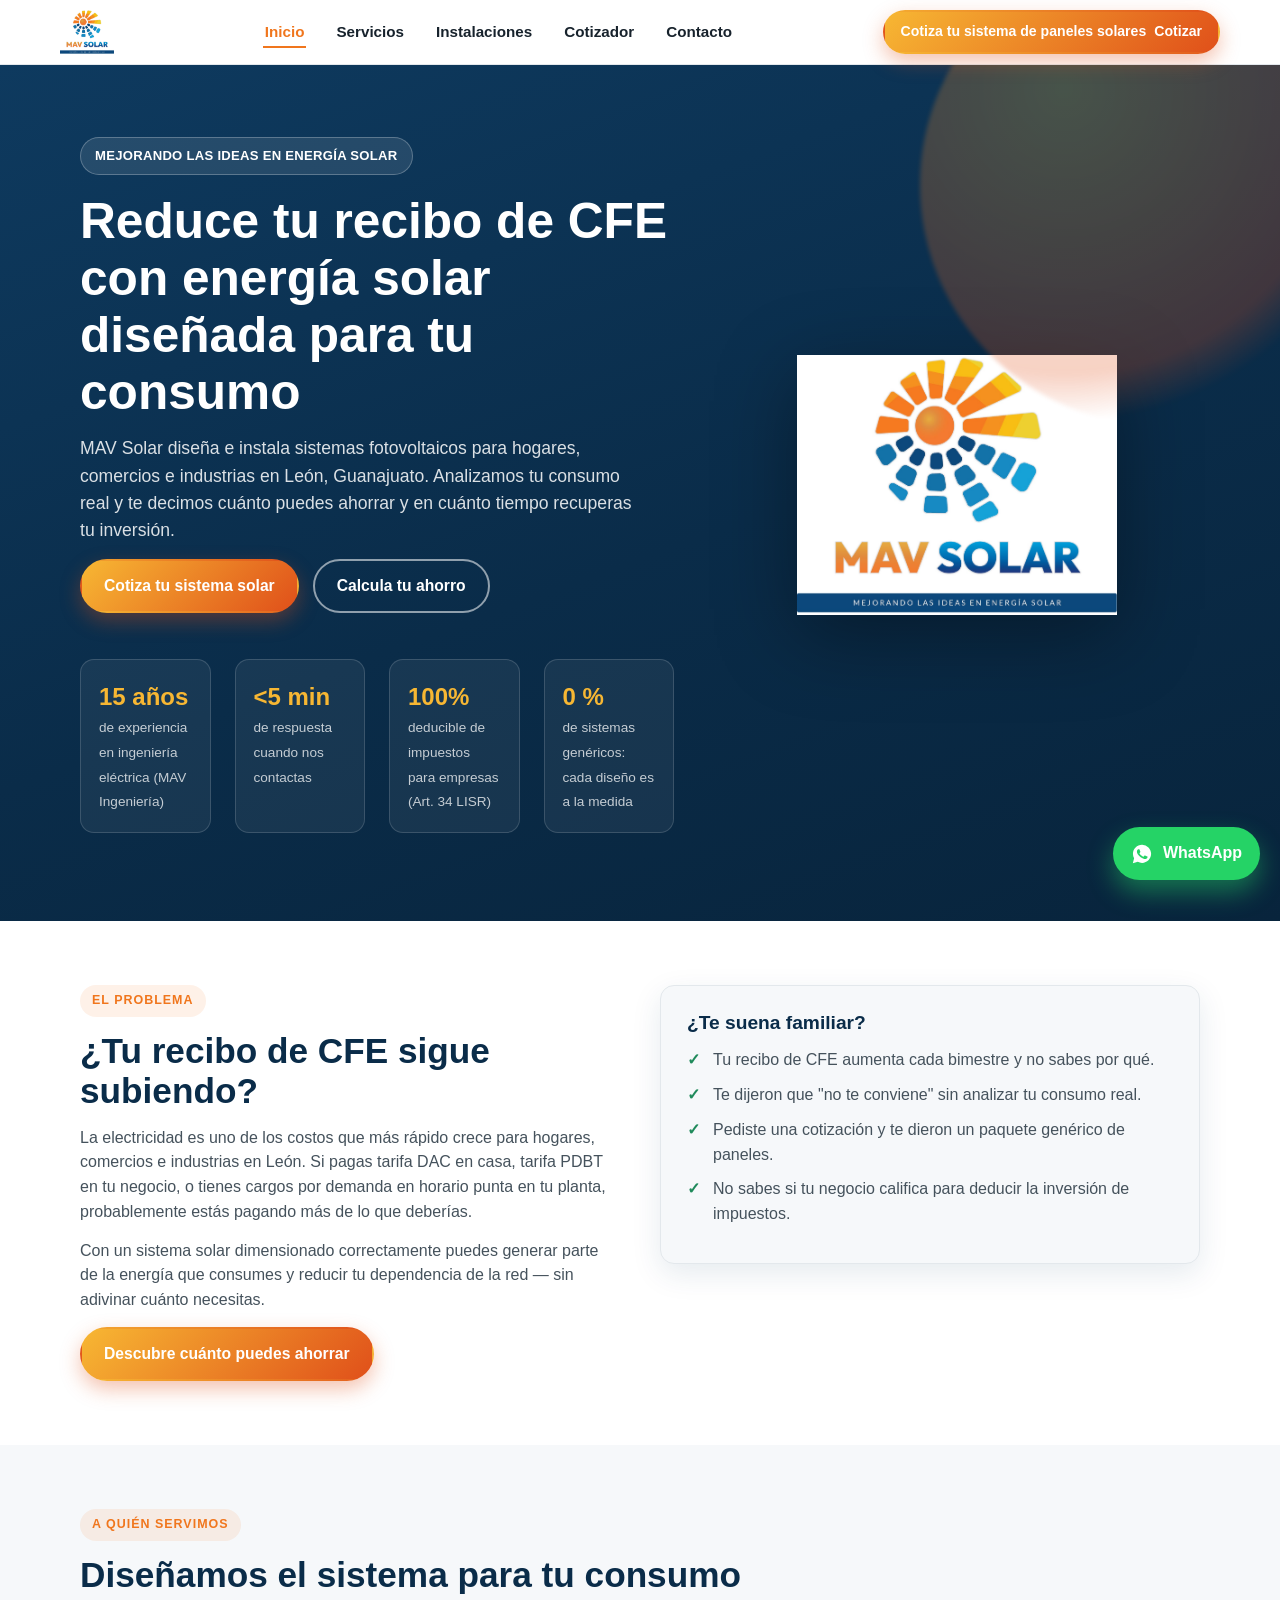
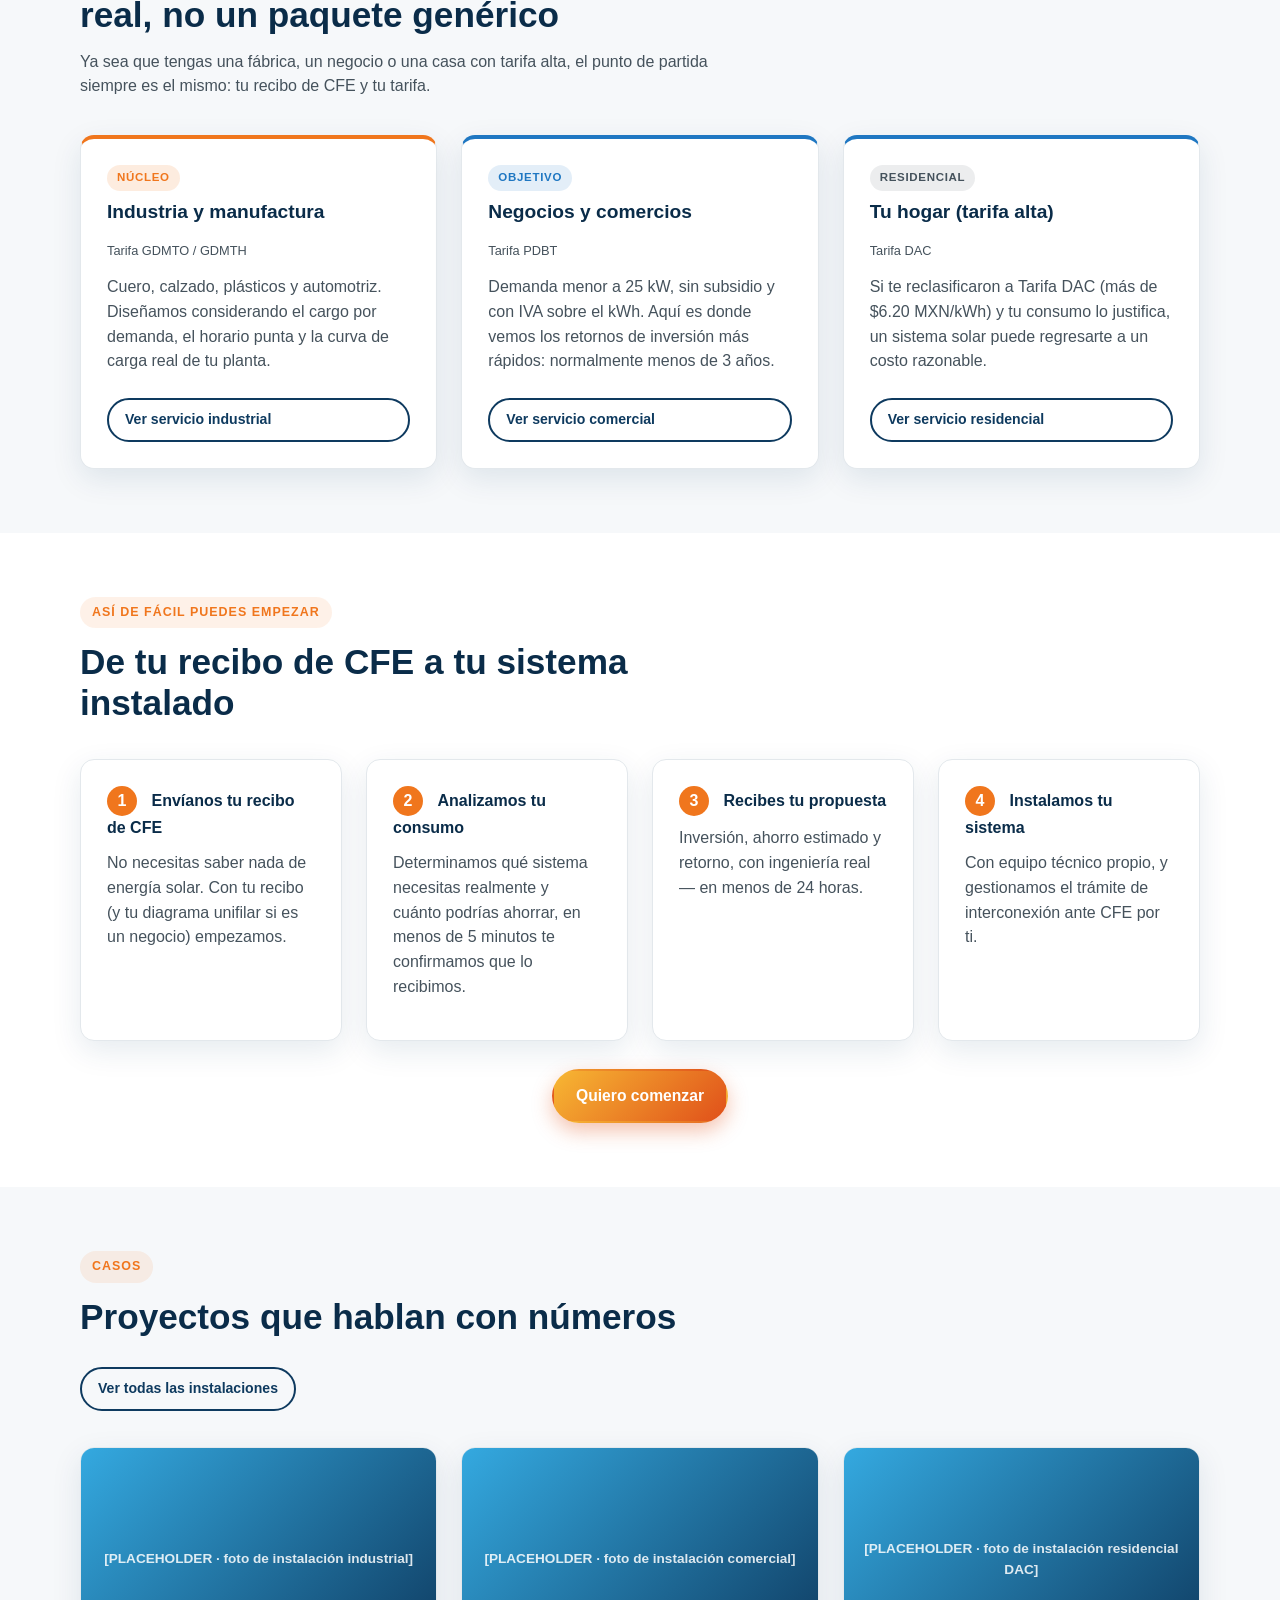
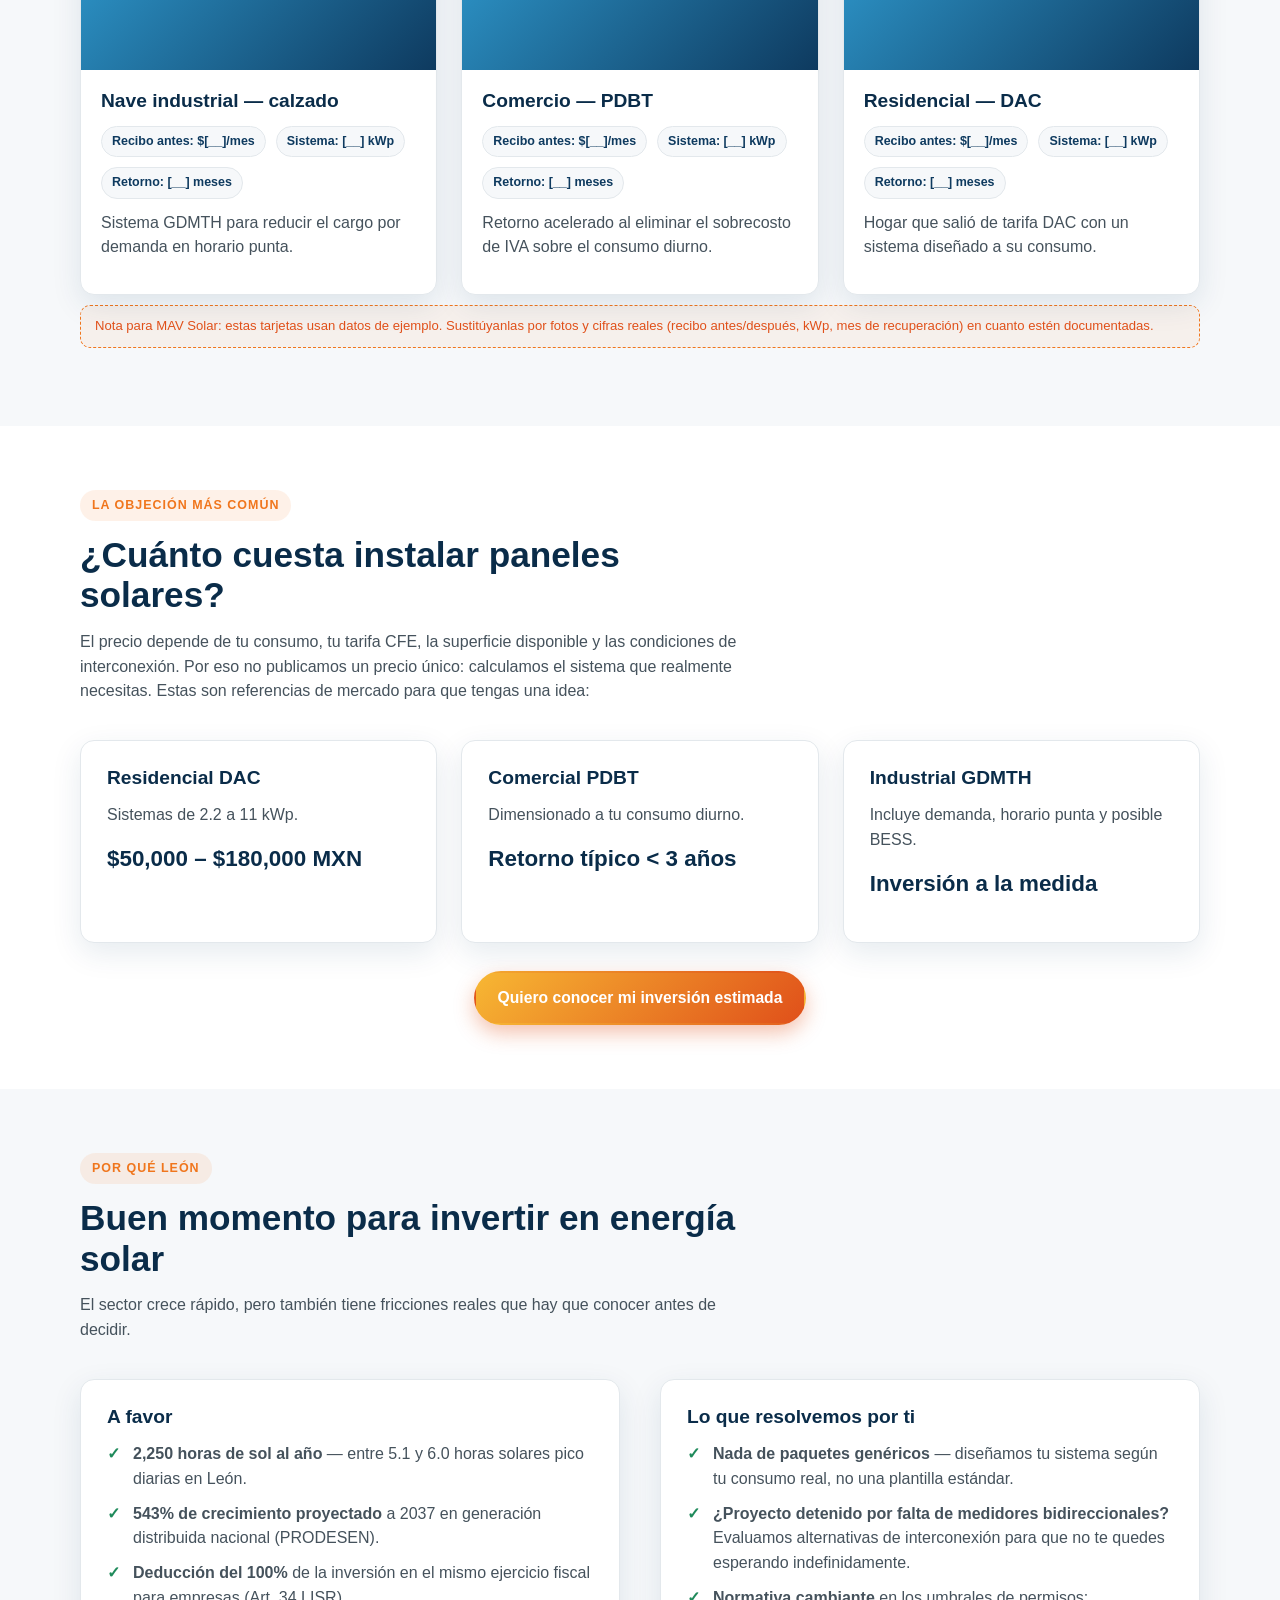
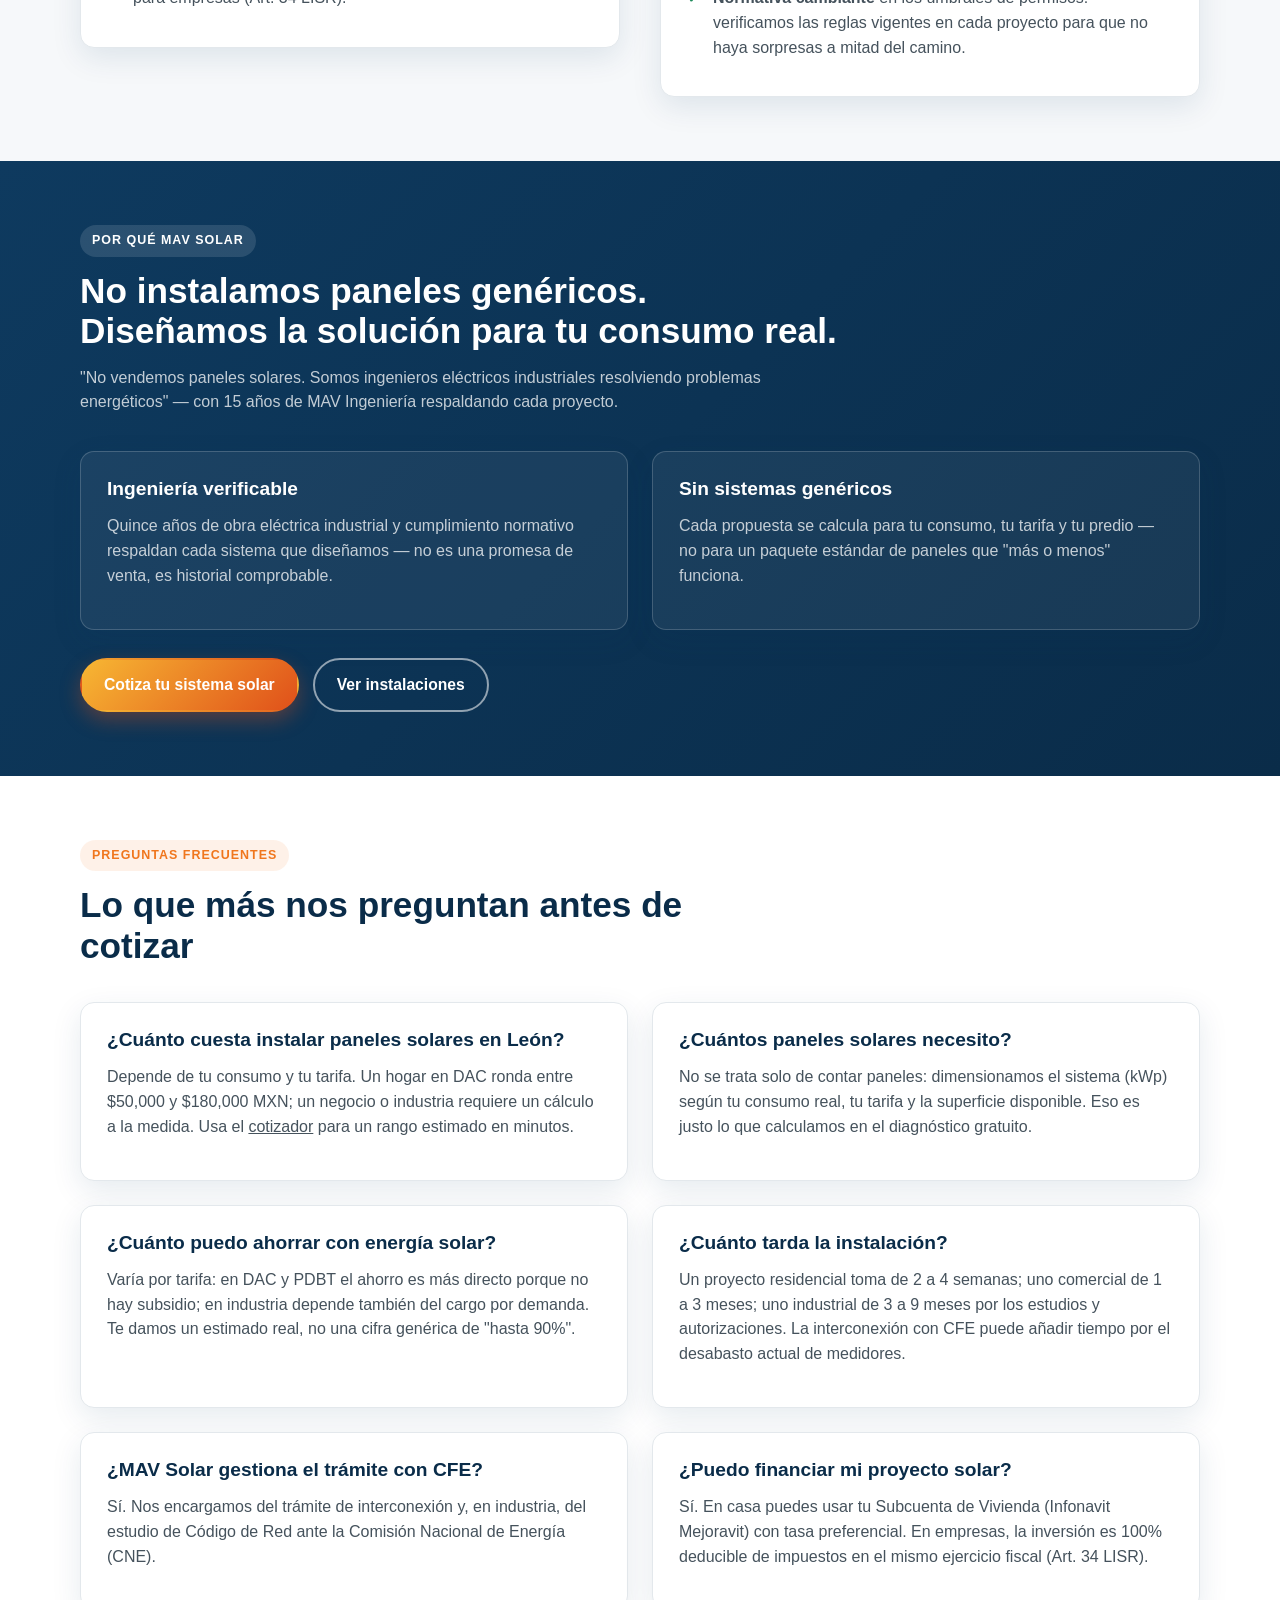
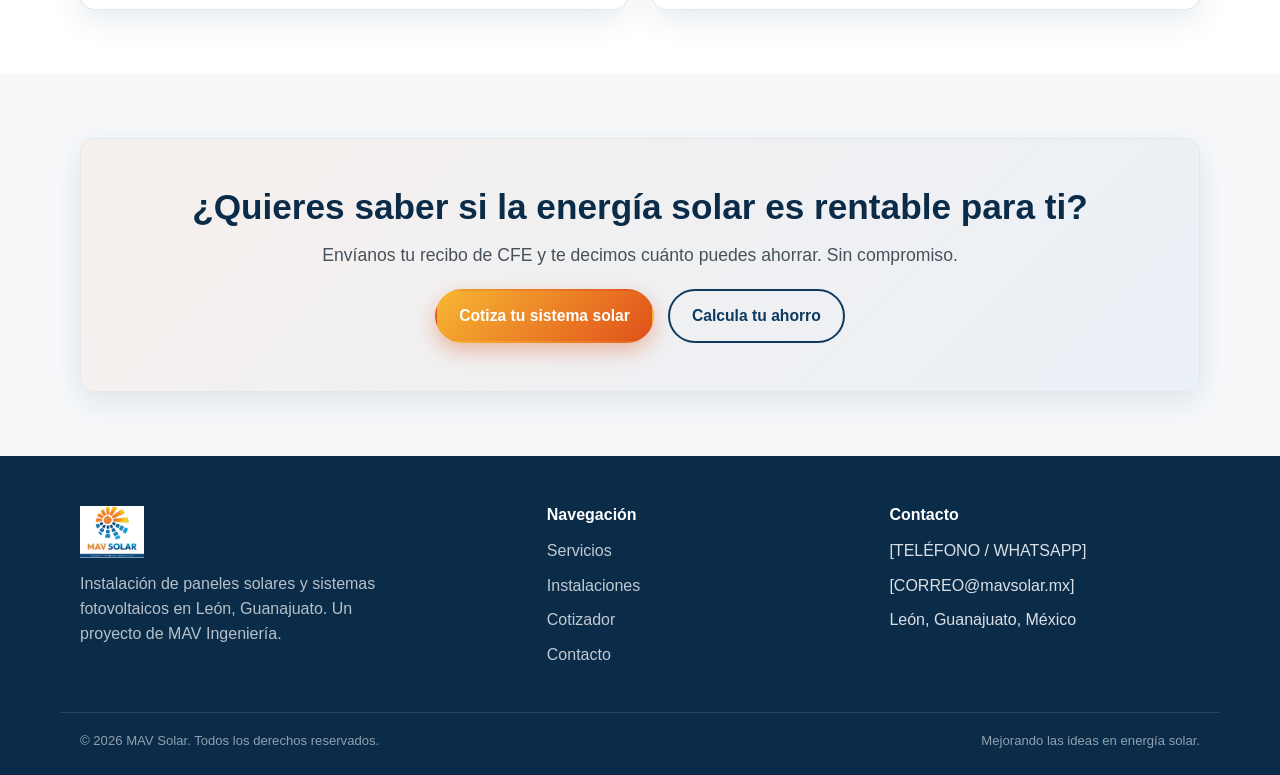
<file: index.html>
<!DOCTYPE html>
<html lang="es-MX">
<head>
<meta charset="UTF-8" />
<meta name="viewport" content="width=device-width, initial-scale=1.0" />
<title>Paneles Solares en León, Guanajuato | MAV Solar</title>
<meta name="description" content="Instalación de paneles solares y sistemas fotovoltaicos para hogares, comercios e industrias en León, Guanajuato. Calcula tu ahorro y cotiza tu sistema solar con MAV Solar." />
<link rel="icon" type="image/png" href="assets/img/favicon.png" />
<link rel="stylesheet" href="assets/css/styles.css" />
<script type="application/ld+json">
{
  "@context": "https://schema.org",
  "@type": "FAQPage",
  "mainEntity": [
    {
      "@type": "Question",
      "name": "¿Cuánto cuesta instalar paneles solares en León?",
      "acceptedAnswer": { "@type": "Answer", "text": "Depende de tu consumo y tu tarifa. Un hogar en DAC ronda entre $50,000 y $180,000 MXN; un negocio o industria requiere un cálculo a la medida." }
    },
    {
      "@type": "Question",
      "name": "¿Cuántos paneles solares necesito?",
      "acceptedAnswer": { "@type": "Answer", "text": "No se trata solo de contar paneles: se dimensiona el sistema en kWp según el consumo real, la tarifa CFE y la superficie disponible." }
    },
    {
      "@type": "Question",
      "name": "¿Cuánto puedo ahorrar con energía solar?",
      "acceptedAnswer": { "@type": "Answer", "text": "Varía por tarifa: en DAC y PDBT el ahorro es más directo porque no hay subsidio; en industria depende también del cargo por demanda." }
    },
    {
      "@type": "Question",
      "name": "¿Cuánto tarda la instalación de un sistema solar?",
      "acceptedAnswer": { "@type": "Answer", "text": "Un proyecto residencial toma de 2 a 4 semanas, uno comercial de 1 a 3 meses, y uno industrial de 3 a 9 meses por los estudios y autorizaciones requeridas." }
    },
    {
      "@type": "Question",
      "name": "¿MAV Solar gestiona el trámite de interconexión con CFE?",
      "acceptedAnswer": { "@type": "Answer", "text": "Sí, se gestiona el trámite de interconexión y, en proyectos industriales, el estudio de Código de Red ante la Comisión Nacional de Energía." }
    },
    {
      "@type": "Question",
      "name": "¿Puedo financiar mi proyecto solar?",
      "acceptedAnswer": { "@type": "Answer", "text": "En casa se puede usar la Subcuenta de Vivienda (Infonavit Mejoravit) con tasa preferencial. En empresas, la inversión es 100% deducible de impuestos en el mismo ejercicio fiscal (Art. 34 LISR)." }
    }
  ]
}
</script>
</head>
<body>

<header class="site-header">
  <div class="container nav">
    <a href="index.html" class="brand">
      <img src="assets/img/logo.png" alt="MAV Solar" />
    </a>
    <nav aria-label="Principal">
      <ul class="nav-links">
        <li><a href="index.html" aria-current="page">Inicio</a></li>
        <li><a href="servicios.html">Servicios</a></li>
        <li><a href="instalaciones.html">Instalaciones</a></li>
        <li><a href="cotizador.html">Cotizador</a></li>
        <li><a href="contacto.html">Contacto</a></li>
      </ul>
    </nav>
    <div class="nav-cta">
      <a class="btn btn--primary btn--sm" href="contacto.html#formulario">
        <span class="btn-label-full">Cotiza tu sistema de paneles solares</span><span>Cotizar</span>
      </a>
      <button class="nav-toggle" aria-label="Abrir menú" aria-expanded="false">
        <span></span><span></span><span></span>
      </button>
    </div>
  </div>
</header>

<section class="hero">
  <div class="container">
    <div class="hero-grid">
      <div>
        <span class="hero-badge">MEJORANDO LAS IDEAS EN ENERGÍA SOLAR</span>
        <h1>Reduce tu recibo de CFE con energía solar diseñada para tu consumo</h1>
        <p class="lead">MAV Solar diseña e instala sistemas fotovoltaicos para hogares, comercios e industrias en León, Guanajuato. Analizamos tu consumo real y te decimos cuánto puedes ahorrar y en cuánto tiempo recuperas tu inversión.</p>
        <div class="actions">
          <a class="btn btn--primary" href="contacto.html#formulario">Cotiza tu sistema solar</a>
          <a class="btn btn--outline" href="cotizador.html">Calcula tu ahorro</a>
        </div>

        <div class="stat-bar">
          <div class="stat"><strong>15 años</strong><span>de experiencia en ingeniería eléctrica (MAV Ingeniería)</span></div>
          <div class="stat"><strong>&lt;5 min</strong><span>de respuesta cuando nos contactas</span></div>
          <div class="stat"><strong>100%</strong><span>deducible de impuestos para empresas (Art. 34 LISR)</span></div>
          <div class="stat"><strong>0 %</strong><span>de sistemas genéricos: cada diseño es a la medida</span></div>
        </div>
      </div>
      <div class="hero-art">
        <img src="assets/img/logo.png" alt="Sistema fotovoltaico MAV Solar" />
      </div>
    </div>
  </div>
</section>

<section class="section">
  <div class="container">
    <div class="split">
      <div>
        <span class="eyebrow">El problema</span>
        <h2>¿Tu recibo de CFE sigue subiendo?</h2>
        <p>La electricidad es uno de los costos que más rápido crece para hogares, comercios e industrias en León. Si pagas tarifa DAC en casa, tarifa PDBT en tu negocio, o tienes cargos por demanda en horario punta en tu planta, probablemente estás pagando más de lo que deberías.</p>
        <p>Con un sistema solar dimensionado correctamente puedes generar parte de la energía que consumes y reducir tu dependencia de la red — sin adivinar cuánto necesitas.</p>
        <a class="btn btn--primary" href="cotizador.html">Descubre cuánto puedes ahorrar</a>
      </div>
      <div class="card" style="background:var(--paper-soft);">
        <h3>¿Te suena familiar?</h3>
        <ul class="list-check">
          <li>Tu recibo de CFE aumenta cada bimestre y no sabes por qué.</li>
          <li>Te dijeron que "no te conviene" sin analizar tu consumo real.</li>
          <li>Pediste una cotización y te dieron un paquete genérico de paneles.</li>
          <li>No sabes si tu negocio califica para deducir la inversión de impuestos.</li>
        </ul>
      </div>
    </div>
  </div>
</section>

<section class="section section--soft">
  <div class="container">
    <div class="section-head">
      <span class="eyebrow">A quién servimos</span>
      <h2>Diseñamos el sistema para tu consumo real, no un paquete genérico</h2>
      <p class="muted">Ya sea que tengas una fábrica, un negocio o una casa con tarifa alta, el punto de partida siempre es el mismo: tu recibo de CFE y tu tarifa.</p>
    </div>
    <div class="grid grid--3">
      <div class="card card--segment is-core">
        <span class="tag is-core">Núcleo</span>
        <h3>Industria y manufactura</h3>
        <p class="hint" style="margin:-6px 0 4px;">Tarifa GDMTO / GDMTH</p>
        <p>Cuero, calzado, plásticos y automotriz. Diseñamos considerando el cargo por demanda, el horario punta y la curva de carga real de tu planta.</p>
        <a class="btn btn--outline-dark btn--sm" href="servicios.html#industrial">Ver servicio industrial</a>
      </div>
      <div class="card card--segment">
        <span class="tag">Objetivo</span>
        <h3>Negocios y comercios</h3>
        <p class="hint" style="margin:-6px 0 4px;">Tarifa PDBT</p>
        <p>Demanda menor a 25 kW, sin subsidio y con IVA sobre el kWh. Aquí es donde vemos los retornos de inversión más rápidos: normalmente menos de 3 años.</p>
        <a class="btn btn--outline-dark btn--sm" href="servicios.html#comercial">Ver servicio comercial</a>
      </div>
      <div class="card card--segment">
        <span class="tag is-selective">Residencial</span>
        <h3>Tu hogar (tarifa alta)</h3>
        <p class="hint" style="margin:-6px 0 4px;">Tarifa DAC</p>
        <p>Si te reclasificaron a Tarifa DAC (más de $6.20 MXN/kWh) y tu consumo lo justifica, un sistema solar puede regresarte a un costo razonable.</p>
        <a class="btn btn--outline-dark btn--sm" href="servicios.html#residencial">Ver servicio residencial</a>
      </div>
    </div>
  </div>
</section>

<section class="section">
  <div class="container">
    <div class="section-head">
      <span class="eyebrow">Así de fácil puedes empezar</span>
      <h2>De tu recibo de CFE a tu sistema instalado</h2>
    </div>
    <div class="grid grid--4">
      <div class="card">
        <span class="step-badge">1</span>
        <h4 style="display:inline;">Envíanos tu recibo de CFE</h4>
        <p class="muted" style="margin-top:10px;">No necesitas saber nada de energía solar. Con tu recibo (y tu diagrama unifilar si es un negocio) empezamos.</p>
      </div>
      <div class="card">
        <span class="step-badge">2</span>
        <h4 style="display:inline;">Analizamos tu consumo</h4>
        <p class="muted" style="margin-top:10px;">Determinamos qué sistema necesitas realmente y cuánto podrías ahorrar, en menos de 5 minutos te confirmamos que lo recibimos.</p>
      </div>
      <div class="card">
        <span class="step-badge">3</span>
        <h4 style="display:inline;">Recibes tu propuesta</h4>
        <p class="muted" style="margin-top:10px;">Inversión, ahorro estimado y retorno, con ingeniería real — en menos de 24 horas.</p>
      </div>
      <div class="card">
        <span class="step-badge">4</span>
        <h4 style="display:inline;">Instalamos tu sistema</h4>
        <p class="muted" style="margin-top:10px;">Con equipo técnico propio, y gestionamos el trámite de interconexión ante CFE por ti.</p>
      </div>
    </div>
    <div class="actions" style="justify-content:center; margin-top:28px;">
      <a class="btn btn--primary" href="contacto.html#formulario">Quiero comenzar</a>
    </div>
  </div>
</section>

<section class="section section--soft">
  <div class="container">
    <div class="section-head" style="display:flex; justify-content:space-between; align-items:flex-end; flex-wrap:wrap; gap:16px;">
      <div>
        <span class="eyebrow">Casos</span>
        <h2>Proyectos que hablan con números</h2>
      </div>
      <a class="btn btn--outline-dark btn--sm" href="instalaciones.html">Ver todas las instalaciones</a>
    </div>
    <div class="grid grid--3">
      <div class="case-card">
        <div class="case-thumb">[PLACEHOLDER · foto de instalación industrial]</div>
        <div class="case-body">
          <h3>Nave industrial — calzado</h3>
          <div class="case-meta">
            <span class="chip">Recibo antes: $[__]/mes</span>
            <span class="chip">Sistema: [__] kWp</span>
            <span class="chip">Retorno: [__] meses</span>
          </div>
          <p class="muted" style="margin-top:12px;">Sistema GDMTH para reducir el cargo por demanda en horario punta.</p>
        </div>
      </div>
      <div class="case-card">
        <div class="case-thumb">[PLACEHOLDER · foto de instalación comercial]</div>
        <div class="case-body">
          <h3>Comercio — PDBT</h3>
          <div class="case-meta">
            <span class="chip">Recibo antes: $[__]/mes</span>
            <span class="chip">Sistema: [__] kWp</span>
            <span class="chip">Retorno: [__] meses</span>
          </div>
          <p class="muted" style="margin-top:12px;">Retorno acelerado al eliminar el sobrecosto de IVA sobre el consumo diurno.</p>
        </div>
      </div>
      <div class="case-card">
        <div class="case-thumb">[PLACEHOLDER · foto de instalación residencial DAC]</div>
        <div class="case-body">
          <h3>Residencial — DAC</h3>
          <div class="case-meta">
            <span class="chip">Recibo antes: $[__]/mes</span>
            <span class="chip">Sistema: [__] kWp</span>
            <span class="chip">Retorno: [__] meses</span>
          </div>
          <p class="muted" style="margin-top:12px;">Hogar que salió de tarifa DAC con un sistema diseñado a su consumo.</p>
        </div>
      </div>
    </div>
    <p class="placeholder-note">Nota para MAV Solar: estas tarjetas usan datos de ejemplo. Sustitúyanlas por fotos y cifras reales (recibo antes/después, kWp, mes de recuperación) en cuanto estén documentadas.</p>
  </div>
</section>

<section class="section">
  <div class="container">
    <div class="section-head">
      <span class="eyebrow">La objeción más común</span>
      <h2>¿Cuánto cuesta instalar paneles solares?</h2>
      <p class="muted">El precio depende de tu consumo, tu tarifa CFE, la superficie disponible y las condiciones de interconexión. Por eso no publicamos un precio único: calculamos el sistema que realmente necesitas. Estas son referencias de mercado para que tengas una idea:</p>
    </div>
    <div class="grid grid--3">
      <div class="card">
        <h3>Residencial DAC</h3>
        <p class="muted">Sistemas de 2.2 a 11 kWp.</p>
        <p style="font-size:1.4rem; font-weight:800; color:var(--navy-dark);">$50,000 – $180,000 MXN</p>
      </div>
      <div class="card">
        <h3>Comercial PDBT</h3>
        <p class="muted">Dimensionado a tu consumo diurno.</p>
        <p style="font-size:1.4rem; font-weight:800; color:var(--navy-dark);">Retorno típico &lt; 3 años</p>
      </div>
      <div class="card">
        <h3>Industrial GDMTH</h3>
        <p class="muted">Incluye demanda, horario punta y posible BESS.</p>
        <p style="font-size:1.4rem; font-weight:800; color:var(--navy-dark);">Inversión a la medida</p>
      </div>
    </div>
    <div class="actions" style="justify-content:center; margin-top:28px;">
      <a class="btn btn--primary" href="cotizador.html">Quiero conocer mi inversión estimada</a>
    </div>
  </div>
</section>

<section class="section section--soft">
  <div class="container">
    <div class="section-head">
      <span class="eyebrow">Por qué León</span>
      <h2>Buen momento para invertir en energía solar</h2>
      <p class="muted">El sector crece rápido, pero también tiene fricciones reales que hay que conocer antes de decidir.</p>
    </div>
    <div class="split">
      <div class="card">
        <h3>A favor</h3>
        <ul class="list-check">
          <li><strong>2,250 horas de sol al año</strong> — entre 5.1 y 6.0 horas solares pico diarias en León.</li>
          <li><strong>543% de crecimiento proyectado</strong> a 2037 en generación distribuida nacional (PRODESEN).</li>
          <li><strong>Deducción del 100%</strong> de la inversión en el mismo ejercicio fiscal para empresas (Art. 34 LISR).</li>
        </ul>
      </div>
      <div class="card">
        <h3>Lo que resolvemos por ti</h3>
        <ul class="list-check">
          <li><strong>Nada de paquetes genéricos</strong> — diseñamos tu sistema según tu consumo real, no una plantilla estándar.</li>
          <li><strong>¿Proyecto detenido por falta de medidores bidireccionales?</strong> Evaluamos alternativas de interconexión para que no te quedes esperando indefinidamente.</li>
          <li><strong>Normativa cambiante</strong> en los umbrales de permisos: verificamos las reglas vigentes en cada proyecto para que no haya sorpresas a mitad del camino.</li>
        </ul>
      </div>
    </div>
  </div>
</section>

<section class="section section--navy">
  <div class="container">
    <div class="section-head" style="max-width:760px;">
      <span class="eyebrow" style="background:rgba(255,255,255,0.12); color:#fff;">Por qué MAV Solar</span>
      <h2>No instalamos paneles genéricos. Diseñamos la solución para tu consumo real.</h2>
      <p class="muted">"No vendemos paneles solares. Somos ingenieros eléctricos industriales resolviendo problemas energéticos" — con 15 años de MAV Ingeniería respaldando cada proyecto.</p>
    </div>
    <div class="grid grid--2">
      <div class="card" style="background:rgba(255,255,255,0.06); border-color:rgba(255,255,255,0.18);">
        <h3 style="color:#fff;">Ingeniería verificable</h3>
        <p class="muted">Quince años de obra eléctrica industrial y cumplimiento normativo respaldan cada sistema que diseñamos — no es una promesa de venta, es historial comprobable.</p>
      </div>
      <div class="card" style="background:rgba(255,255,255,0.06); border-color:rgba(255,255,255,0.18);">
        <h3 style="color:#fff;">Sin sistemas genéricos</h3>
        <p class="muted">Cada propuesta se calcula para tu consumo, tu tarifa y tu predio — no para un paquete estándar de paneles que "más o menos" funciona.</p>
      </div>
    </div>
    <div class="actions" style="margin-top:28px;">
      <a class="btn btn--primary" href="contacto.html#formulario">Cotiza tu sistema solar</a>
      <a class="btn btn--outline" href="instalaciones.html">Ver instalaciones</a>
    </div>
  </div>
</section>

<section class="section">
  <div class="container">
    <div class="section-head">
      <span class="eyebrow">Preguntas frecuentes</span>
      <h2>Lo que más nos preguntan antes de cotizar</h2>
    </div>
    <div class="grid grid--2">
      <div class="card">
        <h3>¿Cuánto cuesta instalar paneles solares en León?</h3>
        <p class="muted">Depende de tu consumo y tu tarifa. Un hogar en DAC ronda entre $50,000 y $180,000 MXN; un negocio o industria requiere un cálculo a la medida. Usa el <a href="cotizador.html">cotizador</a> para un rango estimado en minutos.</p>
      </div>
      <div class="card">
        <h3>¿Cuántos paneles solares necesito?</h3>
        <p class="muted">No se trata solo de contar paneles: dimensionamos el sistema (kWp) según tu consumo real, tu tarifa y la superficie disponible. Eso es justo lo que calculamos en el diagnóstico gratuito.</p>
      </div>
      <div class="card">
        <h3>¿Cuánto puedo ahorrar con energía solar?</h3>
        <p class="muted">Varía por tarifa: en DAC y PDBT el ahorro es más directo porque no hay subsidio; en industria depende también del cargo por demanda. Te damos un estimado real, no una cifra genérica de "hasta 90%".</p>
      </div>
      <div class="card">
        <h3>¿Cuánto tarda la instalación?</h3>
        <p class="muted">Un proyecto residencial toma de 2 a 4 semanas; uno comercial de 1 a 3 meses; uno industrial de 3 a 9 meses por los estudios y autorizaciones. La interconexión con CFE puede añadir tiempo por el desabasto actual de medidores.</p>
      </div>
      <div class="card">
        <h3>¿MAV Solar gestiona el trámite con CFE?</h3>
        <p class="muted">Sí. Nos encargamos del trámite de interconexión y, en industria, del estudio de Código de Red ante la Comisión Nacional de Energía (CNE).</p>
      </div>
      <div class="card">
        <h3>¿Puedo financiar mi proyecto solar?</h3>
        <p class="muted">Sí. En casa puedes usar tu Subcuenta de Vivienda (Infonavit Mejoravit) con tasa preferencial. En empresas, la inversión es 100% deducible de impuestos en el mismo ejercicio fiscal (Art. 34 LISR).</p>
      </div>
    </div>
  </div>
</section>

<section class="section section--soft">
  <div class="container">
    <div class="card" style="text-align:center; padding:48px; background:linear-gradient(135deg, rgba(240,118,29,0.06), rgba(31,119,194,0.06));">
      <h2>¿Quieres saber si la energía solar es rentable para ti?</h2>
      <p class="lead" style="margin:0 auto 20px;">Envíanos tu recibo de CFE y te decimos cuánto puedes ahorrar. Sin compromiso.</p>
      <div class="actions" style="justify-content:center;">
        <a class="btn btn--primary" href="contacto.html#formulario">Cotiza tu sistema solar</a>
        <a class="btn btn--outline-dark" href="cotizador.html">Calcula tu ahorro</a>
      </div>
    </div>
  </div>
</section>

<footer class="site-footer">
  <div class="container footer-grid">
    <div>
      <img src="assets/img/logo.png" alt="MAV Solar" style="height:52px; width:auto; margin-bottom:14px;" />
      <p class="muted" style="color:rgba(255,255,255,0.7); max-width:320px;">Instalación de paneles solares y sistemas fotovoltaicos en León, Guanajuato. Un proyecto de MAV Ingeniería.</p>
    </div>
    <div>
      <h4>Navegación</h4>
      <ul class="footer-links">
        <li><a href="servicios.html">Servicios</a></li>
        <li><a href="instalaciones.html">Instalaciones</a></li>
        <li><a href="cotizador.html">Cotizador</a></li>
        <li><a href="contacto.html">Contacto</a></li>
      </ul>
    </div>
    <div>
      <h4>Contacto</h4>
      <ul class="footer-links">
        <li>[TELÉFONO / WHATSAPP]</li>
        <li>[CORREO@mavsolar.mx]</li>
        <li>León, Guanajuato, México</li>
      </ul>
    </div>
  </div>
  <div class="container footer-bottom">
    <span>© <span id="year"></span> MAV Solar. Todos los derechos reservados.</span>
    <span>Mejorando las ideas en energía solar.</span>
  </div>
</footer>

<a
  class="wa-float"
  href="https://wa.me/524770000000?text=Hola%20MAV%20Solar%2C%20quiero%20cotizar%20un%20sistema%20solar."
  target="_blank"
  rel="noopener"
  aria-label="Escribir por WhatsApp"
>
  <svg viewBox="0 0 24 24" fill="currentColor" aria-hidden="true"><path d="M12.04 2C6.58 2 2.13 6.45 2.13 11.91c0 1.75.46 3.38 1.26 4.79L2 22l5.44-1.42a9.9 9.9 0 0 0 4.6 1.15h.01c5.46 0 9.9-4.45 9.9-9.91 0-2.65-1.03-5.14-2.9-7.01A9.82 9.82 0 0 0 12.04 2zm5.8 14.06c-.24.68-1.39 1.32-1.92 1.4-.49.08-1.1.11-1.78-.11-.41-.13-.94-.3-1.62-.6-2.86-1.24-4.72-4.11-4.87-4.3-.14-.2-1.17-1.56-1.17-2.98s.72-2.11 1-2.4c.24-.26.53-.32.71-.32h.5c.16 0 .38-.03.58.44.24.58.81 2 .88 2.15.07.15.12.32.02.52-.1.2-.15.32-.29.5-.15.17-.31.39-.44.52-.15.15-.3.31-.13.6.17.29.75 1.24 1.61 2.01 1.11.99 2.04 1.3 2.33 1.45.29.15.46.13.63-.08.17-.2.72-.84.92-1.13.19-.29.39-.24.65-.15.27.1 1.68.79 1.97.94.29.15.48.22.55.34.07.13.07.75-.17 1.42z"/></svg>
  <span>WhatsApp</span>
</a>

<script>document.getElementById("year").textContent = new Date().getFullYear();</script>
<script src="assets/js/main.js"></script>

<!--
  TODO(MAV Solar): activar el chat automatizado creando una cuenta gratuita
  en https://www.tidio.com/ y pegando aquí el script que Tidio genera
  (Panel > Configuración > Instalación en el sitio). Ejemplo:
  <script src="//code.tidio.co/TU_PUBLIC_KEY.js" async></script>
  Ahí se configuran las respuestas automáticas (servicios, horarios,
  auditoría gratuita) y la conexión a WhatsApp / agenda de citas.
-->
</body>
</html>
</file>
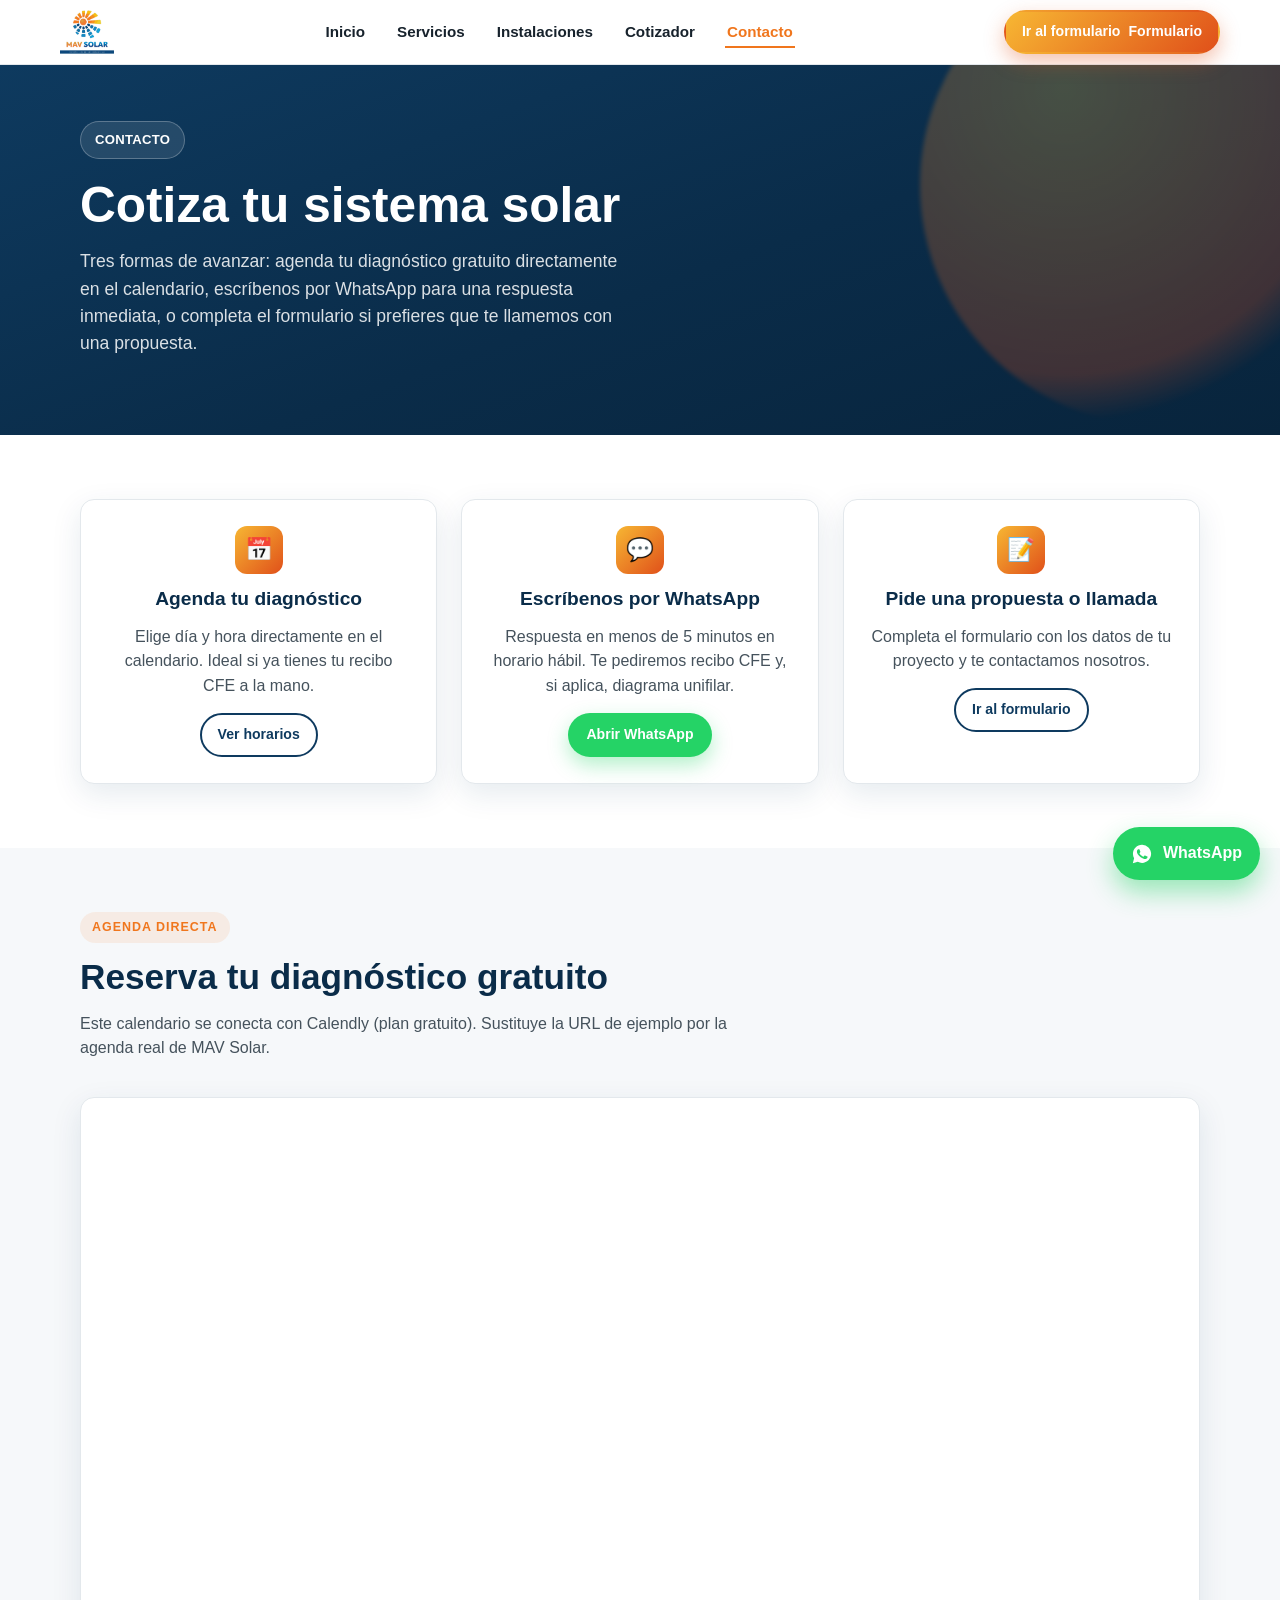
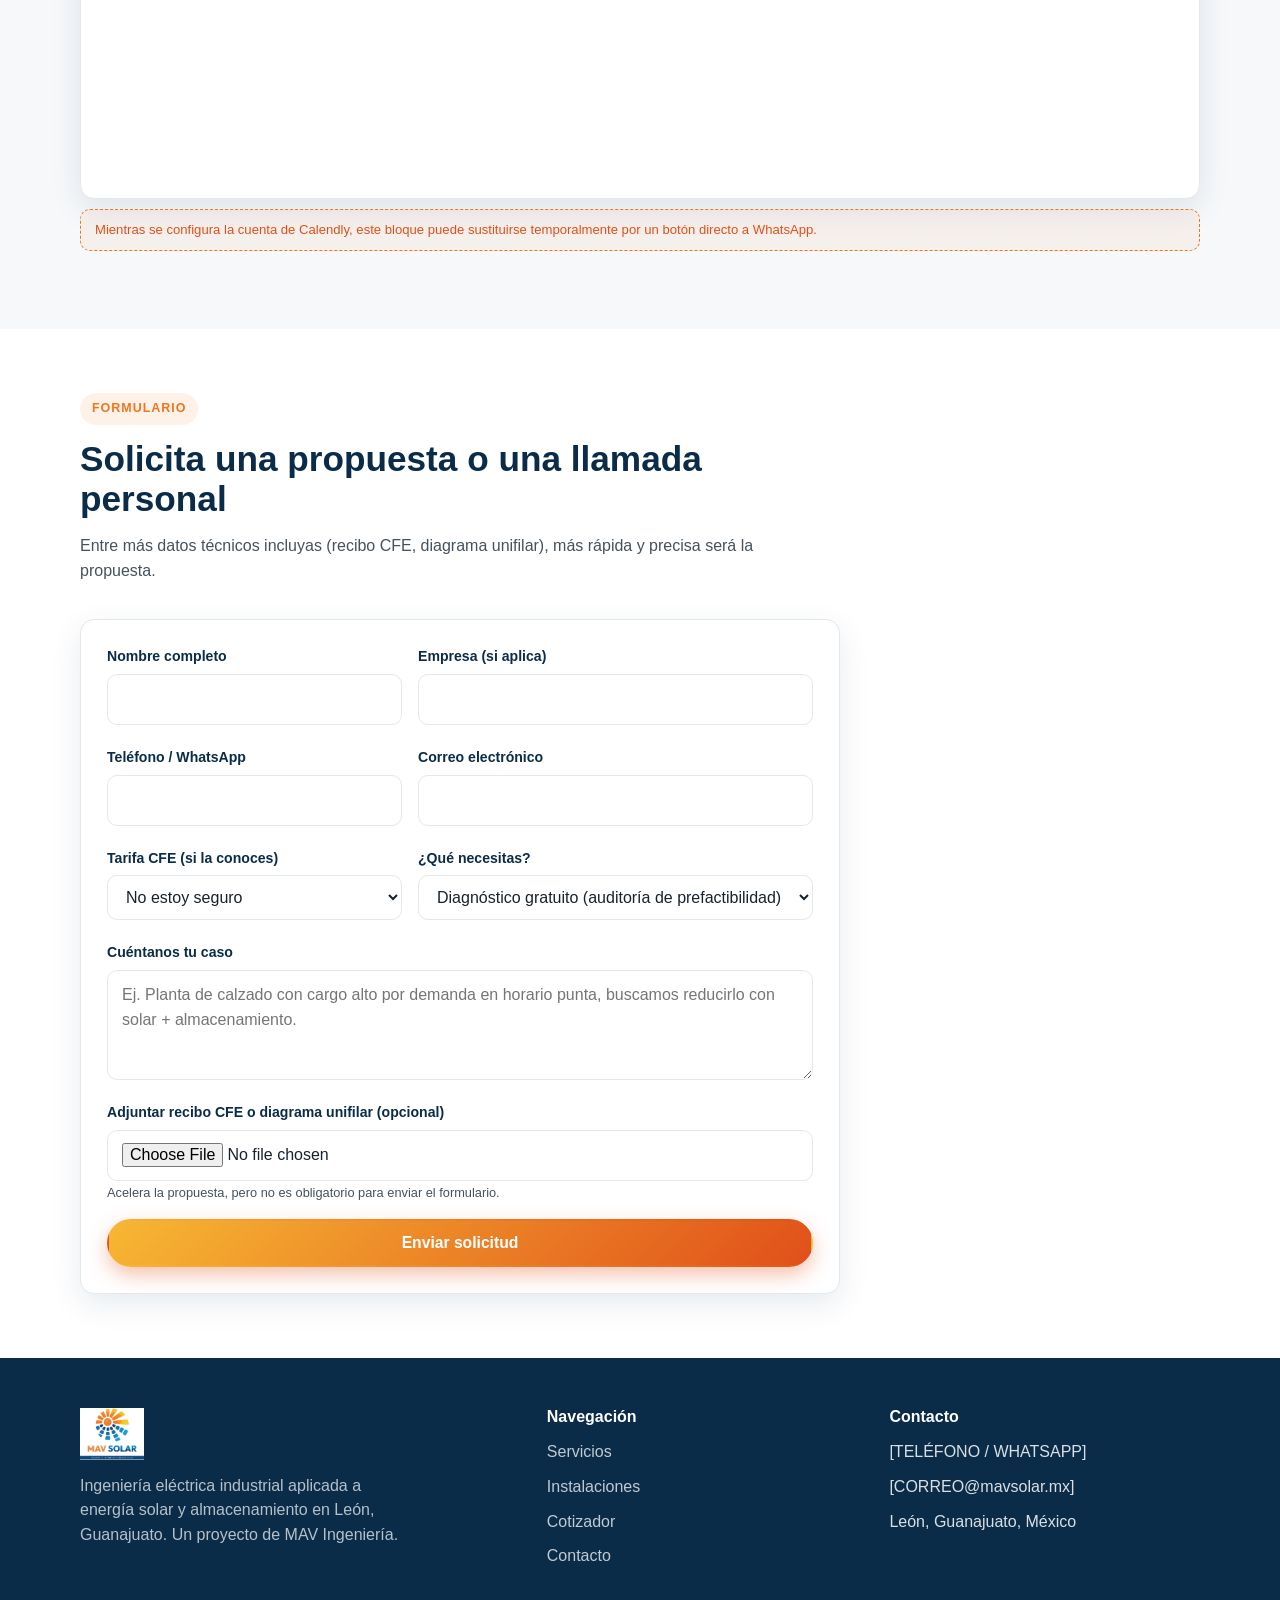
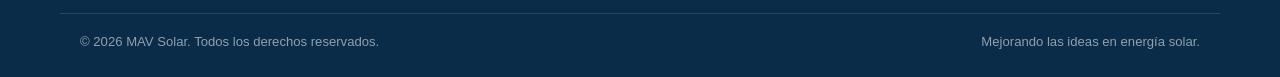
<file: contacto.html>
<!DOCTYPE html>
<html lang="es-MX">
<head>
<meta charset="UTF-8" />
<meta name="viewport" content="width=device-width, initial-scale=1.0" />
<title>Cotización de Paneles Solares en León | MAV Solar</title>
<meta name="description" content="Cotiza tu sistema de paneles solares, agenda un diagnóstico gratuito o solicita una llamada con MAV Solar en León, Guanajuato." />
<link rel="icon" type="image/png" href="assets/img/favicon.png" />
<link rel="stylesheet" href="assets/css/styles.css" />
</head>
<body>

<header class="site-header">
  <div class="container nav">
    <a href="index.html" class="brand">
      <img src="assets/img/logo.png" alt="MAV Solar" />
    </a>
    <nav aria-label="Principal">
      <ul class="nav-links">
        <li><a href="index.html">Inicio</a></li>
        <li><a href="servicios.html">Servicios</a></li>
        <li><a href="instalaciones.html">Instalaciones</a></li>
        <li><a href="cotizador.html">Cotizador</a></li>
        <li><a href="contacto.html" aria-current="page">Contacto</a></li>
      </ul>
    </nav>
    <div class="nav-cta">
      <a class="btn btn--primary btn--sm" href="#formulario">
        <span class="btn-label-full">Ir al formulario</span><span>Formulario</span>
      </a>
      <button class="nav-toggle" aria-label="Abrir menú" aria-expanded="false">
        <span></span><span></span><span></span>
      </button>
    </div>
  </div>
</header>

<section class="hero" style="padding:56px 0 64px;">
  <div class="container">
    <span class="hero-badge">CONTACTO</span>
    <h1>Cotiza tu sistema solar</h1>
    <p class="lead">Tres formas de avanzar: agenda tu diagnóstico gratuito directamente en el calendario, escríbenos por WhatsApp para una respuesta inmediata, o completa el formulario si prefieres que te llamemos con una propuesta.</p>
  </div>
</section>

<section class="section">
  <div class="container">
    <div class="grid grid--3">
      <div class="card" style="text-align:center;">
        <div class="card-icon" style="margin:0 auto 14px;">📅</div>
        <h3>Agenda tu diagnóstico</h3>
        <p class="muted">Elige día y hora directamente en el calendario. Ideal si ya tienes tu recibo CFE a la mano.</p>
        <a class="btn btn--outline-dark btn--sm" href="#calendario">Ver horarios</a>
      </div>
      <div class="card" style="text-align:center;">
        <div class="card-icon" style="margin:0 auto 14px;">💬</div>
        <h3>Escríbenos por WhatsApp</h3>
        <p class="muted">Respuesta en menos de 5 minutos en horario hábil. Te pediremos recibo CFE y, si aplica, diagrama unifilar.</p>
        <a class="btn btn--sm btn--whatsapp" href="https://wa.me/524770000000?text=Hola%20MAV%20Solar%2C%20quiero%20una%20auditor%C3%ADa%20gratuita%20de%20prefactibilidad." target="_blank" rel="noopener">Abrir WhatsApp</a>
      </div>
      <div class="card" style="text-align:center;">
        <div class="card-icon" style="margin:0 auto 14px;">📝</div>
        <h3>Pide una propuesta o llamada</h3>
        <p class="muted">Completa el formulario con los datos de tu proyecto y te contactamos nosotros.</p>
        <a class="btn btn--outline-dark btn--sm" href="#formulario">Ir al formulario</a>
      </div>
    </div>
  </div>
</section>

<section class="section section--soft" id="calendario">
  <div class="container">
    <div class="section-head">
      <span class="eyebrow">Agenda directa</span>
      <h2>Reserva tu diagnóstico gratuito</h2>
      <p class="muted">Este calendario se conecta con Calendly (plan gratuito). Sustituye la URL de ejemplo por la agenda real de MAV Solar.</p>
    </div>
    <!--
      TODO(MAV Solar): reemplazar la URL de ejemplo por la real de Calendly,
      p. ej. https://calendly.com/mav-solar/auditoria-gratuita
      Documentación: https://help.calendly.com/hc/en-us/articles/223147027
    -->
    <div class="card" style="padding:0; overflow:hidden;">
      <iframe
        title="Agenda tu diagnóstico gratuito con MAV Solar"
        src="https://calendly.com/mav-solar/auditoria-gratuita?hide_gdpr_banner=1"
        width="100%"
        height="700"
        style="border:0; display:block;"
        loading="lazy"
      ></iframe>
    </div>
    <p class="placeholder-note">Mientras se configura la cuenta de Calendly, este bloque puede sustituirse temporalmente por un botón directo a WhatsApp.</p>
  </div>
</section>

<section class="section" id="formulario">
  <div class="container">
    <div class="section-head">
      <span class="eyebrow">Formulario</span>
      <h2>Solicita una propuesta o una llamada personal</h2>
      <p class="muted">Entre más datos técnicos incluyas (recibo CFE, diagrama unifilar), más rápida y precisa será la propuesta.</p>
    </div>

    <div class="card" style="max-width:760px;">
      <!--
        TODO(MAV Solar): crear cuenta gratuita en https://web3forms.com/ con el
        correo de la empresa y reemplazar WEB3FORMS_ACCESS_KEY_AQUI por el
        Access Key real que Web3Forms envía por correo. No requiere backend.
      -->
      <form id="contacto-form" data-web3forms novalidate>
        <input type="hidden" name="access_key" value="WEB3FORMS_ACCESS_KEY_AQUI" />
        <input type="hidden" name="subject" value="Nueva solicitud desde el sitio de MAV Solar" />
        <input type="checkbox" name="botcheck" style="display:none;" tabindex="-1" autocomplete="off" />

        <div class="form-grid">
          <div class="field">
            <label for="nombre">Nombre completo</label>
            <input type="text" id="nombre" name="nombre" required />
          </div>
          <div class="field">
            <label for="empresa">Empresa (si aplica)</label>
            <input type="text" id="empresa" name="empresa" />
          </div>
          <div class="field">
            <label for="telefono">Teléfono / WhatsApp</label>
            <input type="tel" id="telefono" name="telefono" required />
          </div>
          <div class="field">
            <label for="correo">Correo electrónico</label>
            <input type="email" id="correo" name="correo" required />
          </div>
          <div class="field">
            <label for="tarifa_contacto">Tarifa CFE (si la conoces)</label>
            <select id="tarifa_contacto" name="tarifa_cfe">
              <option value="">No estoy seguro</option>
              <option value="tarifa1">Tarifa 1</option>
              <option value="dac">DAC</option>
              <option value="pdbt">PDBT</option>
              <option value="gdmt">GDMTO / GDMTH</option>
            </select>
          </div>
          <div class="field">
            <label for="tipo_solicitud">¿Qué necesitas?</label>
            <select id="tipo_solicitud" name="tipo_solicitud">
              <option value="auditoria">Diagnóstico gratuito (auditoría de prefactibilidad)</option>
              <option value="propuesta">Propuesta técnica</option>
              <option value="llamada">Llamada con un ingeniero</option>
              <option value="mantenimiento">Mantenimiento de sistema existente</option>
            </select>
          </div>
          <div class="field full">
            <label for="mensaje">Cuéntanos tu caso</label>
            <textarea id="mensaje" name="mensaje" placeholder="Ej. Planta de calzado con cargo alto por demanda en horario punta, buscamos reducirlo con solar + almacenamiento."></textarea>
          </div>
          <div class="field full">
            <label for="adjunto">Adjuntar recibo CFE o diagrama unifilar (opcional)</label>
            <input type="file" id="adjunto" name="attachment" accept=".pdf,.jpg,.jpeg,.png" />
            <span class="hint">Acelera la propuesta, pero no es obligatorio para enviar el formulario.</span>
          </div>
        </div>

        <button type="submit" class="btn btn--primary btn--block" style="margin-top:10px;">Enviar solicitud</button>
        <div class="form-status" role="status"></div>
      </form>
    </div>
  </div>
</section>

<footer class="site-footer">
  <div class="container footer-grid">
    <div>
      <img src="assets/img/logo.png" alt="MAV Solar" style="height:52px; width:auto; margin-bottom:14px;" />
      <p class="muted" style="color:rgba(255,255,255,0.7); max-width:320px;">Ingeniería eléctrica industrial aplicada a energía solar y almacenamiento en León, Guanajuato. Un proyecto de MAV Ingeniería.</p>
    </div>
    <div>
      <h4>Navegación</h4>
      <ul class="footer-links">
        <li><a href="servicios.html">Servicios</a></li>
        <li><a href="instalaciones.html">Instalaciones</a></li>
        <li><a href="cotizador.html">Cotizador</a></li>
        <li><a href="contacto.html">Contacto</a></li>
      </ul>
    </div>
    <div>
      <h4>Contacto</h4>
      <ul class="footer-links">
        <li>[TELÉFONO / WHATSAPP]</li>
        <li>[CORREO@mavsolar.mx]</li>
        <li>León, Guanajuato, México</li>
      </ul>
    </div>
  </div>
  <div class="container footer-bottom">
    <span>© <span id="year"></span> MAV Solar. Todos los derechos reservados.</span>
    <span>Mejorando las ideas en energía solar.</span>
  </div>
</footer>

<a
  class="wa-float"
  href="https://wa.me/524770000000?text=Hola%20MAV%20Solar%2C%20quiero%20una%20auditor%C3%ADa%20gratuita%20de%20prefactibilidad."
  target="_blank"
  rel="noopener"
  aria-label="Escribir por WhatsApp"
>
  <svg viewBox="0 0 24 24" fill="currentColor" aria-hidden="true"><path d="M12.04 2C6.58 2 2.13 6.45 2.13 11.91c0 1.75.46 3.38 1.26 4.79L2 22l5.44-1.42a9.9 9.9 0 0 0 4.6 1.15h.01c5.46 0 9.9-4.45 9.9-9.91 0-2.65-1.03-5.14-2.9-7.01A9.82 9.82 0 0 0 12.04 2zm5.8 14.06c-.24.68-1.39 1.32-1.92 1.4-.49.08-1.1.11-1.78-.11-.41-.13-.94-.3-1.62-.6-2.86-1.24-4.72-4.11-4.87-4.3-.14-.2-1.17-1.56-1.17-2.98s.72-2.11 1-2.4c.24-.26.53-.32.71-.32h.5c.16 0 .38-.03.58.44.24.58.81 2 .88 2.15.07.15.12.32.02.52-.1.2-.15.32-.29.5-.15.17-.31.39-.44.52-.15.15-.3.31-.13.6.17.29.75 1.24 1.61 2.01 1.11.99 2.04 1.3 2.33 1.45.29.15.46.13.63-.08.17-.2.72-.84.92-1.13.19-.29.39-.24.65-.15.27.1 1.68.79 1.97.94.29.15.48.22.55.34.07.13.07.75-.17 1.42z"/></svg>
  <span>WhatsApp</span>
</a>

<script>document.getElementById("year").textContent = new Date().getFullYear();</script>
<script src="assets/js/main.js"></script>

<!--
  TODO(MAV Solar): activar el chat automatizado con Tidio (ver index.html
  para instrucciones completas) pegando aquí el mismo script en todas las
  páginas del sitio.
-->
</body>
</html>
</file>
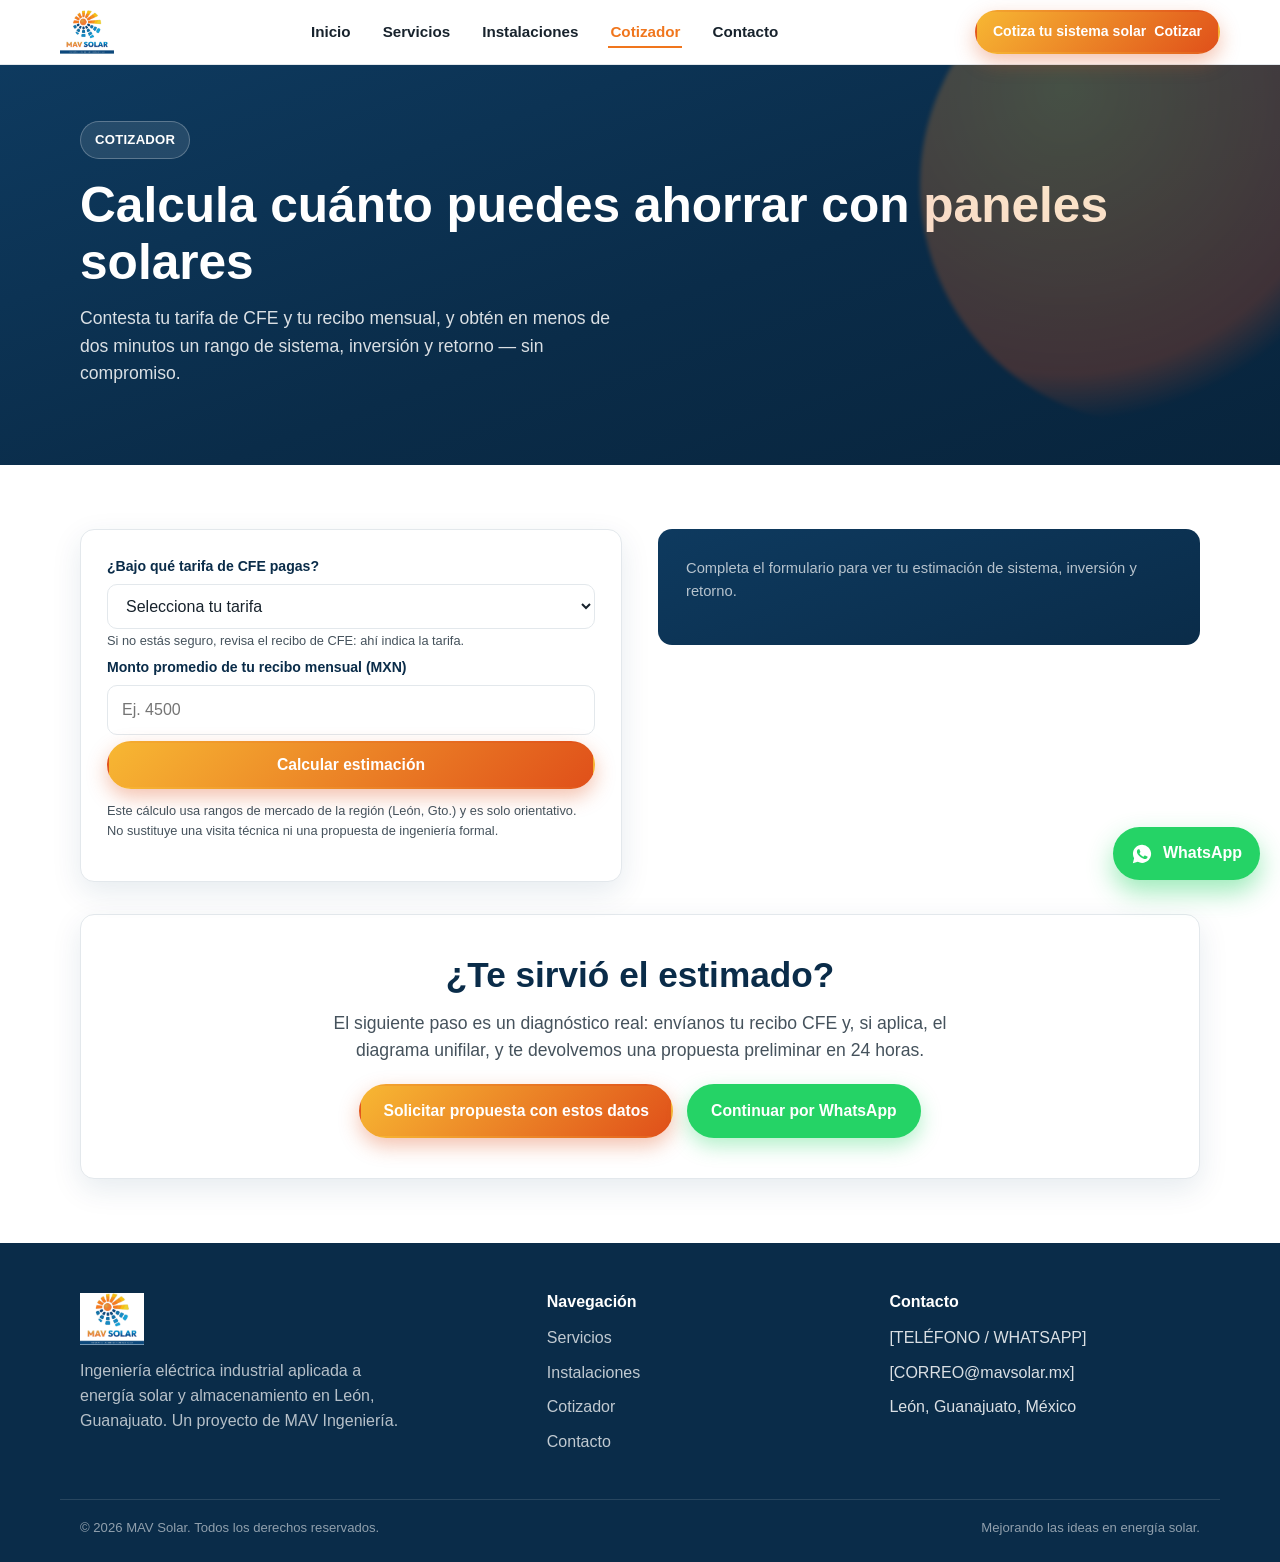
<file: cotizador.html>
<!DOCTYPE html>
<html lang="es-MX">
<head>
<meta charset="UTF-8" />
<meta name="viewport" content="width=device-width, initial-scale=1.0" />
<title>Cotizador de Paneles Solares en León | MAV Solar</title>
<meta name="description" content="Calcula en minutos el tamaño de sistema, la inversión estimada y el retorno de instalar paneles solares en León, Guanajuato, según tu tarifa CFE." />
<link rel="icon" type="image/png" href="assets/img/favicon.png" />
<link rel="stylesheet" href="assets/css/styles.css" />
</head>
<body>

<header class="site-header">
  <div class="container nav">
    <a href="index.html" class="brand">
      <img src="assets/img/logo.png" alt="MAV Solar" />
    </a>
    <nav aria-label="Principal">
      <ul class="nav-links">
        <li><a href="index.html">Inicio</a></li>
        <li><a href="servicios.html">Servicios</a></li>
        <li><a href="instalaciones.html">Instalaciones</a></li>
        <li><a href="cotizador.html" aria-current="page">Cotizador</a></li>
        <li><a href="contacto.html">Contacto</a></li>
      </ul>
    </nav>
    <div class="nav-cta">
      <a class="btn btn--primary btn--sm" href="contacto.html#formulario">
        <span class="btn-label-full">Cotiza tu sistema solar</span><span>Cotizar</span>
      </a>
      <button class="nav-toggle" aria-label="Abrir menú" aria-expanded="false">
        <span></span><span></span><span></span>
      </button>
    </div>
  </div>
</header>

<section class="hero" style="padding:56px 0 64px;">
  <div class="container">
    <span class="hero-badge">COTIZADOR</span>
    <h1>Calcula cuánto puedes ahorrar con paneles solares</h1>
    <p class="lead">Contesta tu tarifa de CFE y tu recibo mensual, y obtén en menos de dos minutos un rango de sistema, inversión y retorno — sin compromiso.</p>
  </div>
</section>

<section class="section">
  <div class="container">
    <div class="quote-shell">
      <form id="cotizador-form" novalidate>
        <div class="card">
          <div class="field">
            <label for="tarifa">¿Bajo qué tarifa de CFE pagas?</label>
            <select id="tarifa" name="tarifa" required>
              <option value="">Selecciona tu tarifa</option>
              <option value="tarifa1">Tarifa 1 — doméstica subsidiada</option>
              <option value="dac">DAC — doméstica de alto consumo</option>
              <option value="pdbt">PDBT — comercial (menos de 25 kW)</option>
              <option value="gdmt">GDMTO / GDMTH — industrial</option>
            </select>
            <span class="hint">Si no estás seguro, revisa el recibo de CFE: ahí indica la tarifa.</span>
          </div>

          <div class="field">
            <label for="recibo">Monto promedio de tu recibo mensual (MXN)</label>
            <input type="number" id="recibo" name="recibo" min="0" step="50" placeholder="Ej. 4500" required />
          </div>

          <button type="submit" class="btn btn--primary btn--block">Calcular estimación</button>
          <p class="hint" style="margin-top:12px;">Este cálculo usa rangos de mercado de la región (León, Gto.) y es solo orientativo. No sustituye una visita técnica ni una propuesta de ingeniería formal.</p>
        </div>
      </form>

      <div class="quote-result" id="cotizador-resultado">
        <!-- Resultado generado por assets/js/cotizador.js -->
      </div>
    </div>

    <div class="card" id="cotizador-cta" style="margin-top:32px; text-align:center; padding:40px;">
      <h2>¿Te sirvió el estimado?</h2>
      <p class="lead" style="margin:0 auto 20px;">El siguiente paso es un diagnóstico real: envíanos tu recibo CFE y, si aplica, el diagrama unifilar, y te devolvemos una propuesta preliminar en 24 horas.</p>
      <div class="actions" style="justify-content:center;">
        <a class="btn btn--primary" href="contacto.html">Solicitar propuesta con estos datos</a>
        <a
          class="btn btn--whatsapp"
          href="https://wa.me/524770000000?text=Hola%20MAV%20Solar%2C%20us%C3%A9%20el%20cotizador%20del%20sitio%20y%20quiero%20una%20propuesta%20real."
          target="_blank" rel="noopener"
        >Continuar por WhatsApp</a>
      </div>
    </div>
  </div>
</section>

<footer class="site-footer">
  <div class="container footer-grid">
    <div>
      <img src="assets/img/logo.png" alt="MAV Solar" style="height:52px; width:auto; margin-bottom:14px;" />
      <p class="muted" style="color:rgba(255,255,255,0.7); max-width:320px;">Ingeniería eléctrica industrial aplicada a energía solar y almacenamiento en León, Guanajuato. Un proyecto de MAV Ingeniería.</p>
    </div>
    <div>
      <h4>Navegación</h4>
      <ul class="footer-links">
        <li><a href="servicios.html">Servicios</a></li>
        <li><a href="instalaciones.html">Instalaciones</a></li>
        <li><a href="cotizador.html">Cotizador</a></li>
        <li><a href="contacto.html">Contacto</a></li>
      </ul>
    </div>
    <div>
      <h4>Contacto</h4>
      <ul class="footer-links">
        <li>[TELÉFONO / WHATSAPP]</li>
        <li>[CORREO@mavsolar.mx]</li>
        <li>León, Guanajuato, México</li>
      </ul>
    </div>
  </div>
  <div class="container footer-bottom">
    <span>© <span id="year"></span> MAV Solar. Todos los derechos reservados.</span>
    <span>Mejorando las ideas en energía solar.</span>
  </div>
</footer>

<a
  class="wa-float"
  href="https://wa.me/524770000000?text=Hola%20MAV%20Solar%2C%20us%C3%A9%20el%20cotizador%20del%20sitio%20y%20quiero%20una%20propuesta%20real."
  target="_blank"
  rel="noopener"
  aria-label="Escribir por WhatsApp"
>
  <svg viewBox="0 0 24 24" fill="currentColor" aria-hidden="true"><path d="M12.04 2C6.58 2 2.13 6.45 2.13 11.91c0 1.75.46 3.38 1.26 4.79L2 22l5.44-1.42a9.9 9.9 0 0 0 4.6 1.15h.01c5.46 0 9.9-4.45 9.9-9.91 0-2.65-1.03-5.14-2.9-7.01A9.82 9.82 0 0 0 12.04 2zm5.8 14.06c-.24.68-1.39 1.32-1.92 1.4-.49.08-1.1.11-1.78-.11-.41-.13-.94-.3-1.62-.6-2.86-1.24-4.72-4.11-4.87-4.3-.14-.2-1.17-1.56-1.17-2.98s.72-2.11 1-2.4c.24-.26.53-.32.71-.32h.5c.16 0 .38-.03.58.44.24.58.81 2 .88 2.15.07.15.12.32.02.52-.1.2-.15.32-.29.5-.15.17-.31.39-.44.52-.15.15-.3.31-.13.6.17.29.75 1.24 1.61 2.01 1.11.99 2.04 1.3 2.33 1.45.29.15.46.13.63-.08.17-.2.72-.84.92-1.13.19-.29.39-.24.65-.15.27.1 1.68.79 1.97.94.29.15.48.22.55.34.07.13.07.75-.17 1.42z"/></svg>
  <span>WhatsApp</span>
</a>

<script>document.getElementById("year").textContent = new Date().getFullYear();</script>
<script src="assets/js/main.js"></script>
<script src="assets/js/cotizador.js"></script>

<!--
  TODO(MAV Solar): activar el chat automatizado con Tidio (ver index.html
  para instrucciones completas) pegando aquí el mismo script en todas las
  páginas del sitio.
-->
</body>
</html>
</file>
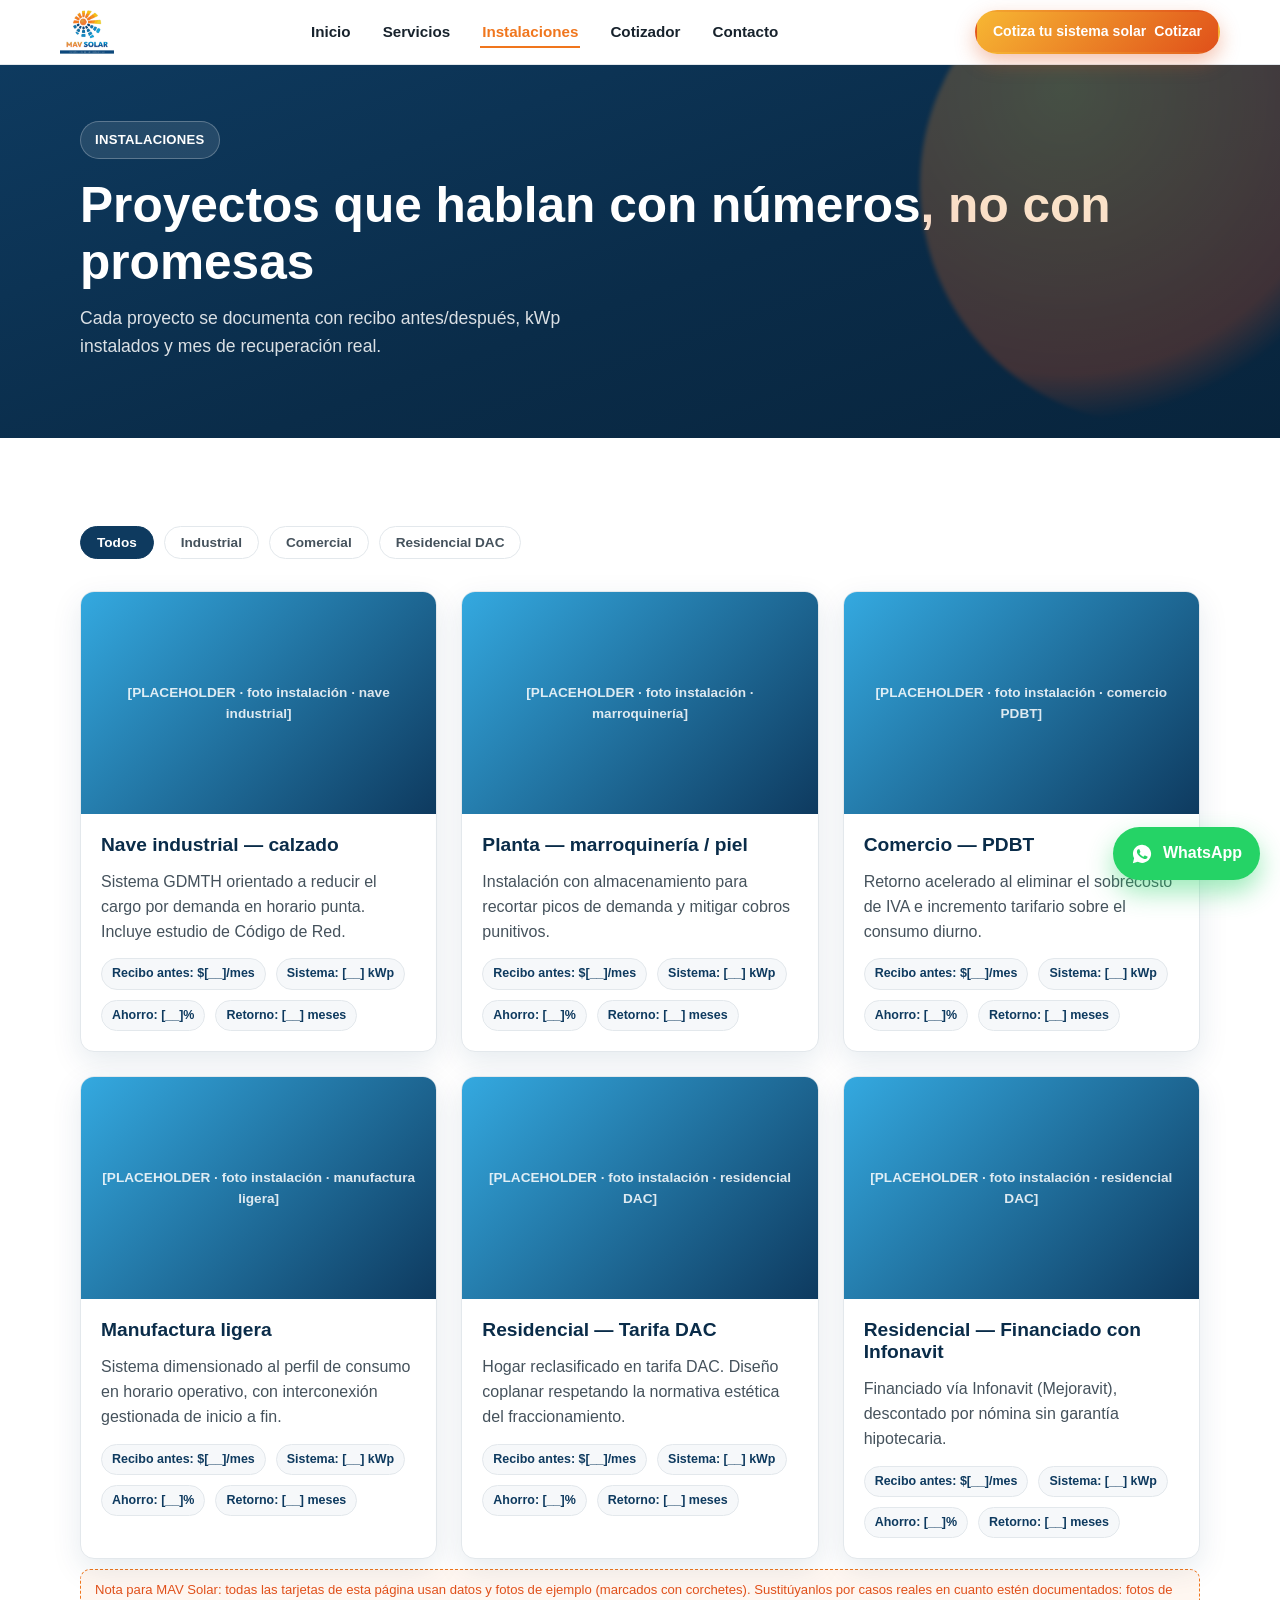
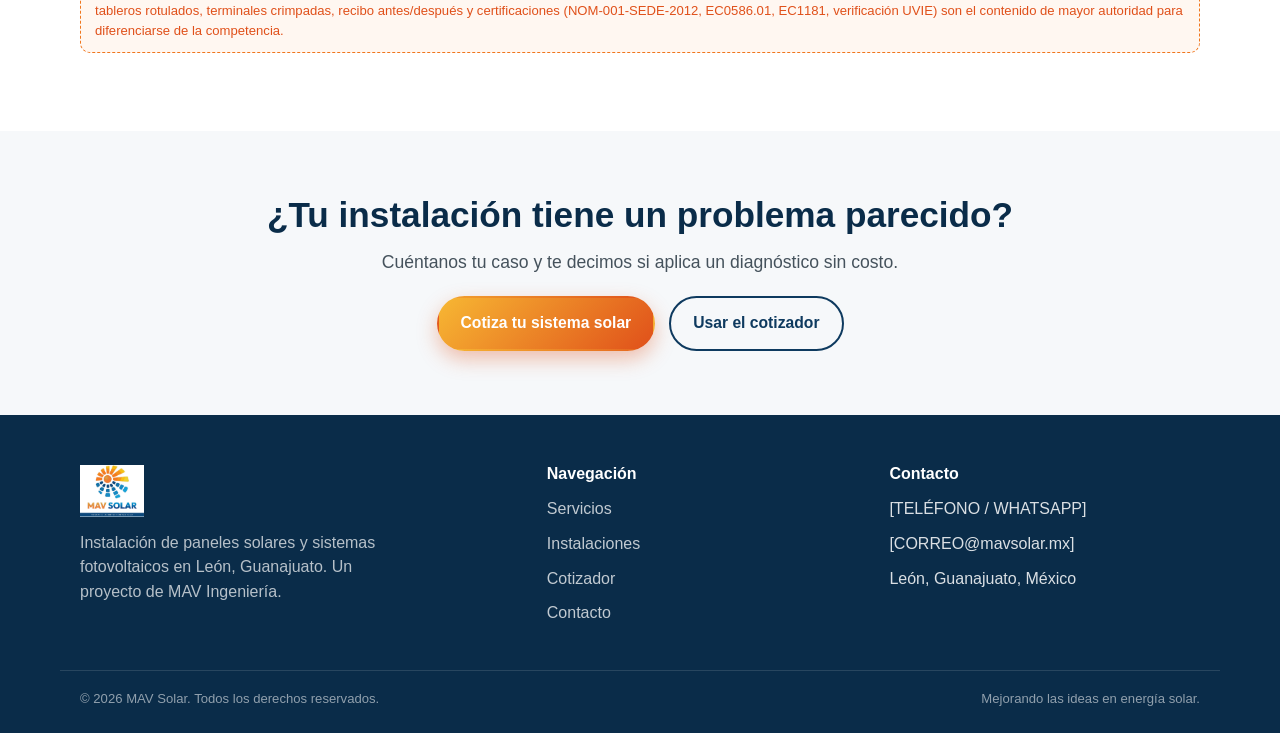
<file: instalaciones.html>
<!DOCTYPE html>
<html lang="es-MX">
<head>
<meta charset="UTF-8" />
<meta name="viewport" content="width=device-width, initial-scale=1.0" />
<title>Proyectos de Paneles Solares en León | MAV Solar</title>
<meta name="description" content="Casos de instalación de paneles solares industriales, comerciales y residenciales DAC ejecutados por MAV Solar en León, Guanajuato, con cifras reales de ahorro y retorno." />
<link rel="icon" type="image/png" href="assets/img/favicon.png" />
<link rel="stylesheet" href="assets/css/styles.css" />
</head>
<body>

<header class="site-header">
  <div class="container nav">
    <a href="index.html" class="brand">
      <img src="assets/img/logo.png" alt="MAV Solar" />
    </a>
    <nav aria-label="Principal">
      <ul class="nav-links">
        <li><a href="index.html">Inicio</a></li>
        <li><a href="servicios.html">Servicios</a></li>
        <li><a href="instalaciones.html" aria-current="page">Instalaciones</a></li>
        <li><a href="cotizador.html">Cotizador</a></li>
        <li><a href="contacto.html">Contacto</a></li>
      </ul>
    </nav>
    <div class="nav-cta">
      <a class="btn btn--primary btn--sm" href="contacto.html#formulario">
        <span class="btn-label-full">Cotiza tu sistema solar</span><span>Cotizar</span>
      </a>
      <button class="nav-toggle" aria-label="Abrir menú" aria-expanded="false">
        <span></span><span></span><span></span>
      </button>
    </div>
  </div>
</header>

<section class="hero" style="padding:56px 0 64px;">
  <div class="container">
    <span class="hero-badge">INSTALACIONES</span>
    <h1>Proyectos que hablan con números, no con promesas</h1>
    <p class="lead">Cada proyecto se documenta con recibo antes/después, kWp instalados y mes de recuperación real.</p>
  </div>
</section>

<section class="section">
  <div class="container">
    <div class="filters" role="tablist" aria-label="Filtrar por segmento">
      <button class="filter-btn is-active" data-filter="todos">Todos</button>
      <button class="filter-btn" data-filter="industrial">Industrial</button>
      <button class="filter-btn" data-filter="comercial">Comercial</button>
      <button class="filter-btn" data-filter="residencial">Residencial DAC</button>
    </div>

    <div class="grid grid--3" id="casos-grid">

      <div class="case-card" data-segmento="industrial">
        <div class="case-thumb">[PLACEHOLDER · foto instalación · nave industrial]</div>
        <div class="case-body">
          <h3>Nave industrial — calzado</h3>
          <p class="muted">Sistema GDMTH orientado a reducir el cargo por demanda en horario punta. Incluye estudio de Código de Red.</p>
          <div class="case-meta">
            <span class="chip">Recibo antes: $[__]/mes</span>
            <span class="chip">Sistema: [__] kWp</span>
            <span class="chip">Ahorro: [__]%</span>
            <span class="chip">Retorno: [__] meses</span>
          </div>
        </div>
      </div>

      <div class="case-card" data-segmento="industrial">
        <div class="case-thumb">[PLACEHOLDER · foto instalación · marroquinería]</div>
        <div class="case-body">
          <h3>Planta — marroquinería / piel</h3>
          <p class="muted">Instalación con almacenamiento para recortar picos de demanda y mitigar cobros punitivos.</p>
          <div class="case-meta">
            <span class="chip">Recibo antes: $[__]/mes</span>
            <span class="chip">Sistema: [__] kWp</span>
            <span class="chip">Ahorro: [__]%</span>
            <span class="chip">Retorno: [__] meses</span>
          </div>
        </div>
      </div>

      <div class="case-card" data-segmento="comercial">
        <div class="case-thumb">[PLACEHOLDER · foto instalación · comercio PDBT]</div>
        <div class="case-body">
          <h3>Comercio — PDBT</h3>
          <p class="muted">Retorno acelerado al eliminar el sobrecosto de IVA e incremento tarifario sobre el consumo diurno.</p>
          <div class="case-meta">
            <span class="chip">Recibo antes: $[__]/mes</span>
            <span class="chip">Sistema: [__] kWp</span>
            <span class="chip">Ahorro: [__]%</span>
            <span class="chip">Retorno: [__] meses</span>
          </div>
        </div>
      </div>

      <div class="case-card" data-segmento="comercial">
        <div class="case-thumb">[PLACEHOLDER · foto instalación · manufactura ligera]</div>
        <div class="case-body">
          <h3>Manufactura ligera</h3>
          <p class="muted">Sistema dimensionado al perfil de consumo en horario operativo, con interconexión gestionada de inicio a fin.</p>
          <div class="case-meta">
            <span class="chip">Recibo antes: $[__]/mes</span>
            <span class="chip">Sistema: [__] kWp</span>
            <span class="chip">Ahorro: [__]%</span>
            <span class="chip">Retorno: [__] meses</span>
          </div>
        </div>
      </div>

      <div class="case-card" data-segmento="residencial">
        <div class="case-thumb">[PLACEHOLDER · foto instalación · residencial DAC]</div>
        <div class="case-body">
          <h3>Residencial — Tarifa DAC</h3>
          <p class="muted">Hogar reclasificado en tarifa DAC. Diseño coplanar respetando la normativa estética del fraccionamiento.</p>
          <div class="case-meta">
            <span class="chip">Recibo antes: $[__]/mes</span>
            <span class="chip">Sistema: [__] kWp</span>
            <span class="chip">Ahorro: [__]%</span>
            <span class="chip">Retorno: [__] meses</span>
          </div>
        </div>
      </div>

      <div class="case-card" data-segmento="residencial">
        <div class="case-thumb">[PLACEHOLDER · foto instalación · residencial DAC]</div>
        <div class="case-body">
          <h3>Residencial — Financiado con Infonavit</h3>
          <p class="muted">Financiado vía Infonavit (Mejoravit), descontado por nómina sin garantía hipotecaria.</p>
          <div class="case-meta">
            <span class="chip">Recibo antes: $[__]/mes</span>
            <span class="chip">Sistema: [__] kWp</span>
            <span class="chip">Ahorro: [__]%</span>
            <span class="chip">Retorno: [__] meses</span>
          </div>
        </div>
      </div>

    </div>

    <p class="placeholder-note">Nota para MAV Solar: todas las tarjetas de esta página usan datos y fotos de ejemplo (marcados con corchetes). Sustitúyanlos por casos reales en cuanto estén documentados: fotos de tableros rotulados, terminales crimpadas, recibo antes/después y certificaciones (NOM-001-SEDE-2012, EC0586.01, EC1181, verificación UVIE) son el contenido de mayor autoridad para diferenciarse de la competencia.</p>
  </div>
</section>

<section class="section section--soft">
  <div class="container" style="text-align:center;">
    <h2>¿Tu instalación tiene un problema parecido?</h2>
    <p class="lead" style="margin:0 auto 20px;">Cuéntanos tu caso y te decimos si aplica un diagnóstico sin costo.</p>
    <div class="actions" style="justify-content:center;">
      <a class="btn btn--primary" href="contacto.html#formulario">Cotiza tu sistema solar</a>
      <a class="btn btn--outline-dark" href="cotizador.html">Usar el cotizador</a>
    </div>
  </div>
</section>

<footer class="site-footer">
  <div class="container footer-grid">
    <div>
      <img src="assets/img/logo.png" alt="MAV Solar" style="height:52px; width:auto; margin-bottom:14px;" />
      <p class="muted" style="color:rgba(255,255,255,0.7); max-width:320px;">Instalación de paneles solares y sistemas fotovoltaicos en León, Guanajuato. Un proyecto de MAV Ingeniería.</p>
    </div>
    <div>
      <h4>Navegación</h4>
      <ul class="footer-links">
        <li><a href="servicios.html">Servicios</a></li>
        <li><a href="instalaciones.html">Instalaciones</a></li>
        <li><a href="cotizador.html">Cotizador</a></li>
        <li><a href="contacto.html">Contacto</a></li>
      </ul>
    </div>
    <div>
      <h4>Contacto</h4>
      <ul class="footer-links">
        <li>[TELÉFONO / WHATSAPP]</li>
        <li>[CORREO@mavsolar.mx]</li>
        <li>León, Guanajuato, México</li>
      </ul>
    </div>
  </div>
  <div class="container footer-bottom">
    <span>© <span id="year"></span> MAV Solar. Todos los derechos reservados.</span>
    <span>Mejorando las ideas en energía solar.</span>
  </div>
</footer>

<a
  class="wa-float"
  href="https://wa.me/524770000000?text=Hola%20MAV%20Solar%2C%20vi%20sus%20instalaciones%20y%20quiero%20informaci%C3%B3n."
  target="_blank"
  rel="noopener"
  aria-label="Escribir por WhatsApp"
>
  <svg viewBox="0 0 24 24" fill="currentColor" aria-hidden="true"><path d="M12.04 2C6.58 2 2.13 6.45 2.13 11.91c0 1.75.46 3.38 1.26 4.79L2 22l5.44-1.42a9.9 9.9 0 0 0 4.6 1.15h.01c5.46 0 9.9-4.45 9.9-9.91 0-2.65-1.03-5.14-2.9-7.01A9.82 9.82 0 0 0 12.04 2zm5.8 14.06c-.24.68-1.39 1.32-1.92 1.4-.49.08-1.1.11-1.78-.11-.41-.13-.94-.3-1.62-.6-2.86-1.24-4.72-4.11-4.87-4.3-.14-.2-1.17-1.56-1.17-2.98s.72-2.11 1-2.4c.24-.26.53-.32.71-.32h.5c.16 0 .38-.03.58.44.24.58.81 2 .88 2.15.07.15.12.32.02.52-.1.2-.15.32-.29.5-.15.17-.31.39-.44.52-.15.15-.3.31-.13.6.17.29.75 1.24 1.61 2.01 1.11.99 2.04 1.3 2.33 1.45.29.15.46.13.63-.08.17-.2.72-.84.92-1.13.19-.29.39-.24.65-.15.27.1 1.68.79 1.97.94.29.15.48.22.55.34.07.13.07.75-.17 1.42z"/></svg>
  <span>WhatsApp</span>
</a>

<script>document.getElementById("year").textContent = new Date().getFullYear();</script>
<script src="assets/js/main.js"></script>
<script>
  document.addEventListener("DOMContentLoaded", function () {
    var buttons = document.querySelectorAll(".filter-btn");
    var cards = document.querySelectorAll("#casos-grid .case-card");
    buttons.forEach(function (btn) {
      btn.addEventListener("click", function () {
        buttons.forEach(function (b) { b.classList.remove("is-active"); });
        btn.classList.add("is-active");
        var filter = btn.getAttribute("data-filter");
        cards.forEach(function (card) {
          var match = filter === "todos" || card.getAttribute("data-segmento") === filter;
          card.style.display = match ? "" : "none";
        });
      });
    });
  });
</script>

<!--
  TODO(MAV Solar): activar el chat automatizado con Tidio (ver index.html
  para instrucciones completas) pegando aquí el mismo script en todas las
  páginas del sitio.
-->
</body>
</html>
</file>
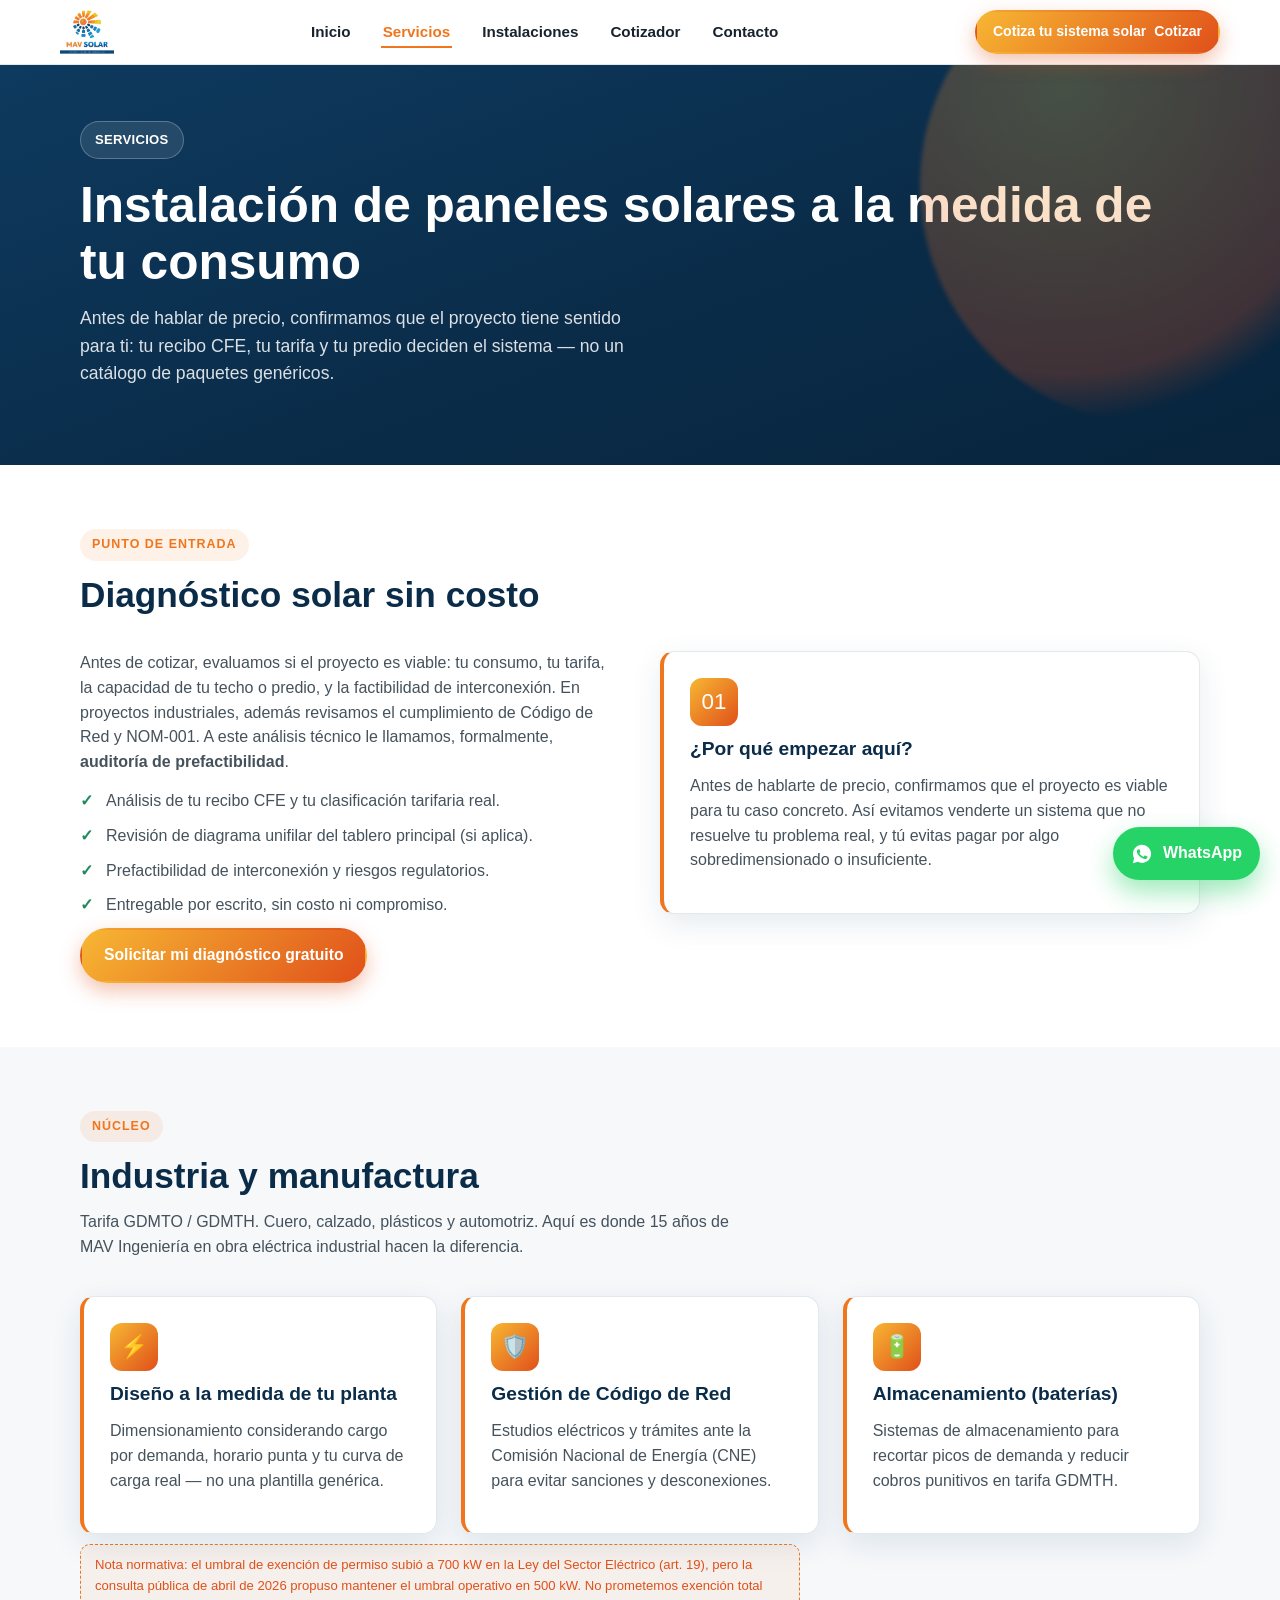
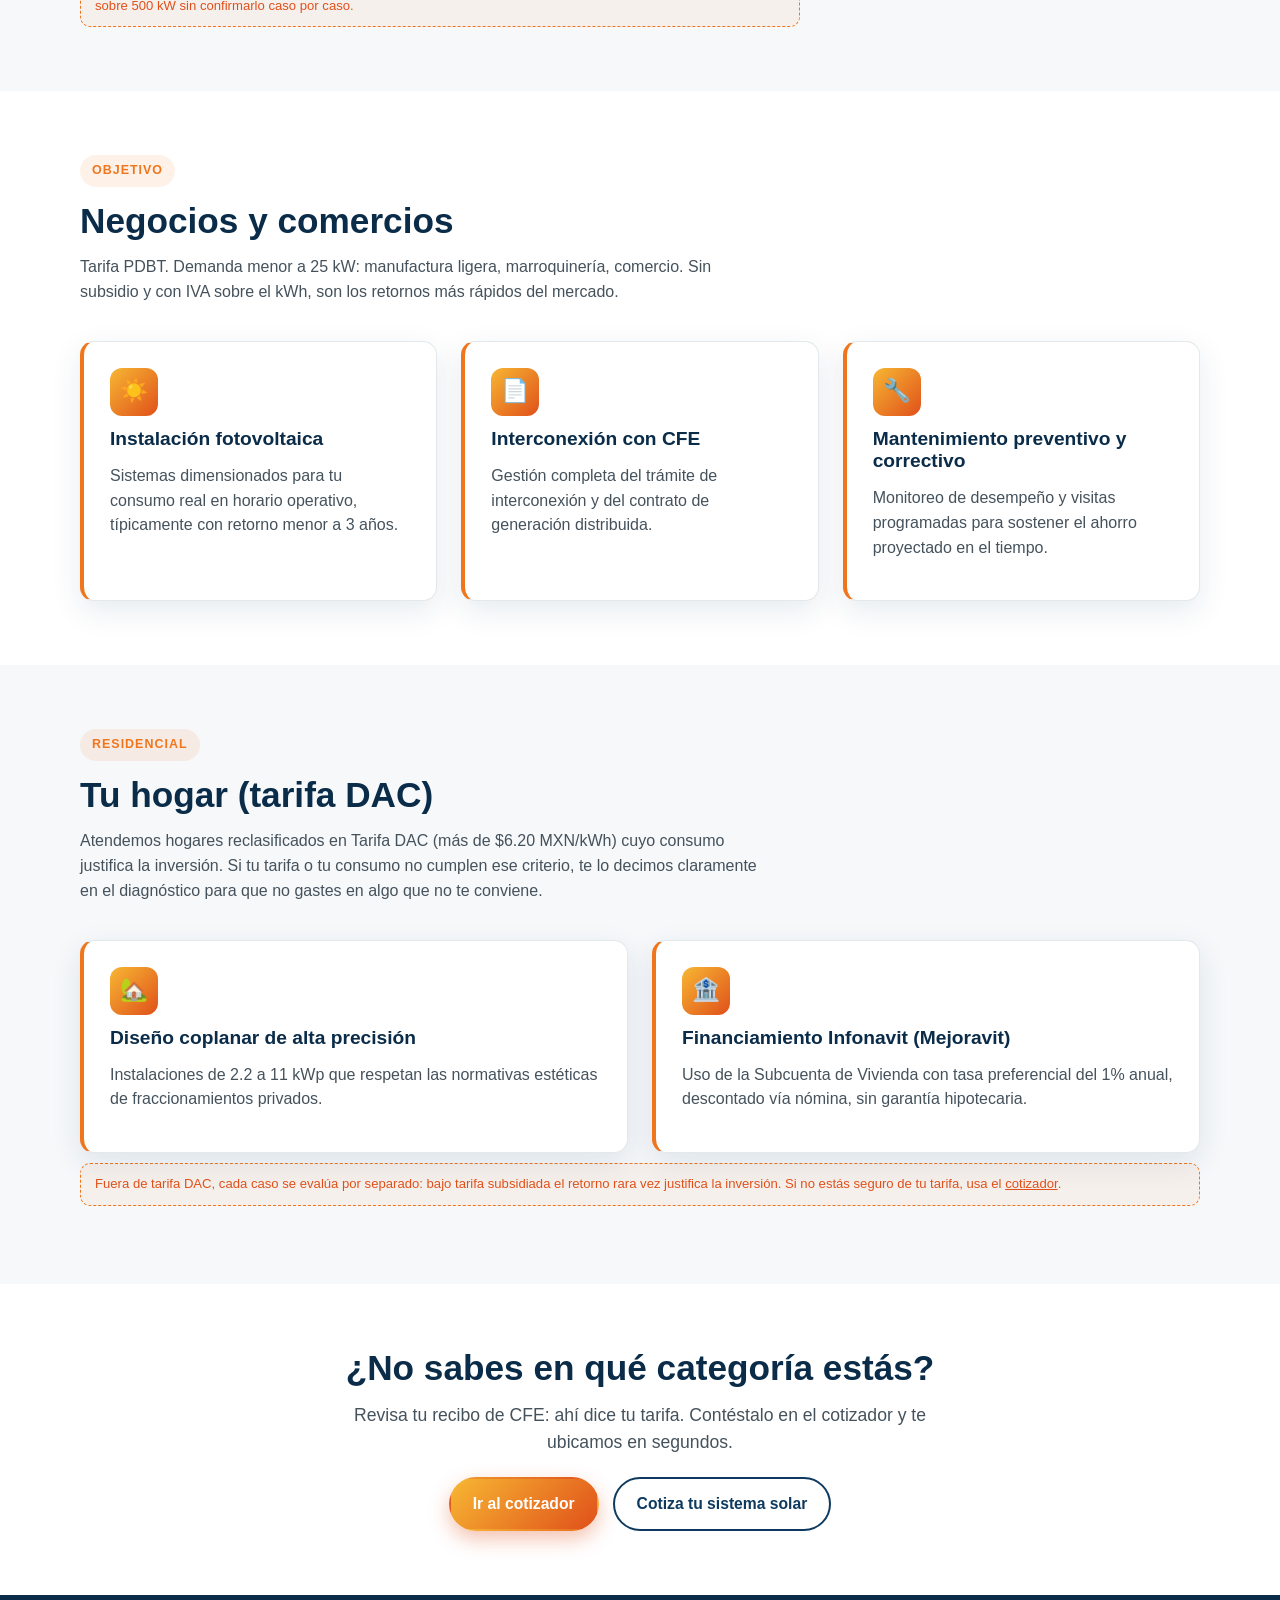
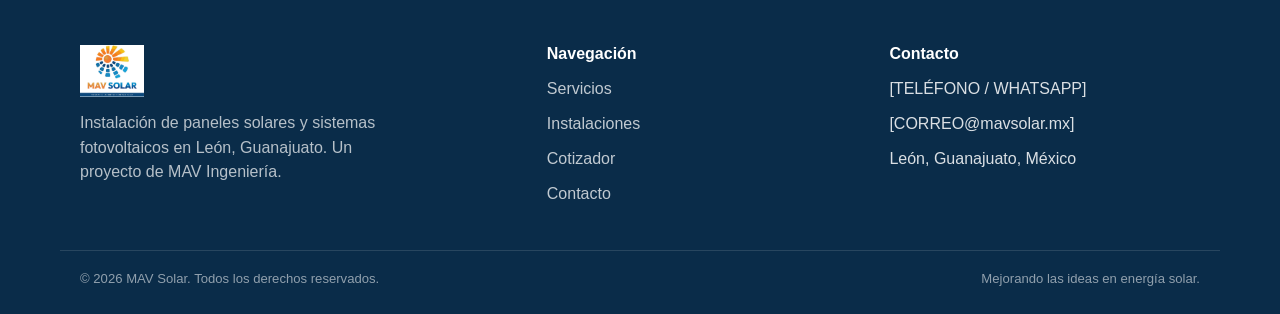
<file: servicios.html>
<!DOCTYPE html>
<html lang="es-MX">
<head>
<meta charset="UTF-8" />
<meta name="viewport" content="width=device-width, initial-scale=1.0" />
<title>Instalación de Paneles Solares y Sistemas Fotovoltaicos | MAV Solar</title>
<meta name="description" content="Diagnóstico solar sin costo, diseño a la medida, instalación fotovoltaica industrial, comercial y residencial DAC, almacenamiento y gestión de interconexión con CFE en León, Guanajuato." />
<link rel="icon" type="image/png" href="assets/img/favicon.png" />
<link rel="stylesheet" href="assets/css/styles.css" />
</head>
<body>

<header class="site-header">
  <div class="container nav">
    <a href="index.html" class="brand">
      <img src="assets/img/logo.png" alt="MAV Solar" />
    </a>
    <nav aria-label="Principal">
      <ul class="nav-links">
        <li><a href="index.html">Inicio</a></li>
        <li><a href="servicios.html" aria-current="page">Servicios</a></li>
        <li><a href="instalaciones.html">Instalaciones</a></li>
        <li><a href="cotizador.html">Cotizador</a></li>
        <li><a href="contacto.html">Contacto</a></li>
      </ul>
    </nav>
    <div class="nav-cta">
      <a class="btn btn--primary btn--sm" href="contacto.html#formulario">
        <span class="btn-label-full">Cotiza tu sistema solar</span><span>Cotizar</span>
      </a>
      <button class="nav-toggle" aria-label="Abrir menú" aria-expanded="false">
        <span></span><span></span><span></span>
      </button>
    </div>
  </div>
</header>

<section class="hero" style="padding:56px 0 64px;">
  <div class="container">
    <span class="hero-badge">SERVICIOS</span>
    <h1>Instalación de paneles solares a la medida de tu consumo</h1>
    <p class="lead">Antes de hablar de precio, confirmamos que el proyecto tiene sentido para ti: tu recibo CFE, tu tarifa y tu predio deciden el sistema — no un catálogo de paquetes genéricos.</p>
  </div>
</section>

<section class="section">
  <div class="container">
    <div class="section-head">
      <span class="eyebrow">Punto de entrada</span>
      <h2>Diagnóstico solar sin costo</h2>
    </div>
    <div class="split">
      <div>
        <p>Antes de cotizar, evaluamos si el proyecto es viable: tu consumo, tu tarifa, la capacidad de tu techo o predio, y la factibilidad de interconexión. En proyectos industriales, además revisamos el cumplimiento de Código de Red y NOM-001. A este análisis técnico le llamamos, formalmente, <strong>auditoría de prefactibilidad</strong>.</p>
        <ul class="list-check">
          <li>Análisis de tu recibo CFE y tu clasificación tarifaria real.</li>
          <li>Revisión de diagrama unifilar del tablero principal (si aplica).</li>
          <li>Prefactibilidad de interconexión y riesgos regulatorios.</li>
          <li>Entregable por escrito, sin costo ni compromiso.</li>
        </ul>
        <a class="btn btn--primary" href="contacto.html#formulario">Solicitar mi diagnóstico gratuito</a>
      </div>
      <div class="card card--service">
        <div class="card-icon">01</div>
        <h3>¿Por qué empezar aquí?</h3>
        <p class="muted">Antes de hablarte de precio, confirmamos que el proyecto es viable para tu caso concreto. Así evitamos venderte un sistema que no resuelve tu problema real, y tú evitas pagar por algo sobredimensionado o insuficiente.</p>
      </div>
    </div>
  </div>
</section>

<section class="section section--soft" id="industrial">
  <div class="container">
    <div class="section-head">
      <span class="eyebrow">Núcleo</span>
      <h2>Industria y manufactura</h2>
      <p class="muted">Tarifa GDMTO / GDMTH. Cuero, calzado, plásticos y automotriz. Aquí es donde 15 años de MAV Ingeniería en obra eléctrica industrial hacen la diferencia.</p>
    </div>
    <div class="grid grid--3">
      <div class="card card--service">
        <div class="card-icon">⚡</div>
        <h3>Diseño a la medida de tu planta</h3>
        <p class="muted">Dimensionamiento considerando cargo por demanda, horario punta y tu curva de carga real — no una plantilla genérica.</p>
      </div>
      <div class="card card--service">
        <div class="card-icon">🛡️</div>
        <h3>Gestión de Código de Red</h3>
        <p class="muted">Estudios eléctricos y trámites ante la Comisión Nacional de Energía (CNE) para evitar sanciones y desconexiones.</p>
      </div>
      <div class="card card--service">
        <div class="card-icon">🔋</div>
        <h3>Almacenamiento (baterías)</h3>
        <p class="muted">Sistemas de almacenamiento para recortar picos de demanda y reducir cobros punitivos en tarifa GDMTH.</p>
      </div>
    </div>
    <div class="placeholder-note" style="max-width:720px;">Nota normativa: el umbral de exención de permiso subió a 700 kW en la Ley del Sector Eléctrico (art. 19), pero la consulta pública de abril de 2026 propuso mantener el umbral operativo en 500 kW. No prometemos exención total sobre 500 kW sin confirmarlo caso por caso.</div>
  </div>
</section>

<section class="section" id="comercial">
  <div class="container">
    <div class="section-head">
      <span class="eyebrow">Objetivo</span>
      <h2>Negocios y comercios</h2>
      <p class="muted">Tarifa PDBT. Demanda menor a 25 kW: manufactura ligera, marroquinería, comercio. Sin subsidio y con IVA sobre el kWh, son los retornos más rápidos del mercado.</p>
    </div>
    <div class="grid grid--3">
      <div class="card card--service">
        <div class="card-icon">☀️</div>
        <h3>Instalación fotovoltaica</h3>
        <p class="muted">Sistemas dimensionados para tu consumo real en horario operativo, típicamente con retorno menor a 3 años.</p>
      </div>
      <div class="card card--service">
        <div class="card-icon">📄</div>
        <h3>Interconexión con CFE</h3>
        <p class="muted">Gestión completa del trámite de interconexión y del contrato de generación distribuida.</p>
      </div>
      <div class="card card--service">
        <div class="card-icon">🔧</div>
        <h3>Mantenimiento preventivo y correctivo</h3>
        <p class="muted">Monitoreo de desempeño y visitas programadas para sostener el ahorro proyectado en el tiempo.</p>
      </div>
    </div>
  </div>
</section>

<section class="section section--soft" id="residencial">
  <div class="container">
    <div class="section-head">
      <span class="eyebrow">Residencial</span>
      <h2>Tu hogar (tarifa DAC)</h2>
      <p class="muted">Atendemos hogares reclasificados en Tarifa DAC (más de $6.20 MXN/kWh) cuyo consumo justifica la inversión. Si tu tarifa o tu consumo no cumplen ese criterio, te lo decimos claramente en el diagnóstico para que no gastes en algo que no te conviene.</p>
    </div>
    <div class="grid grid--2">
      <div class="card card--service">
        <div class="card-icon">🏡</div>
        <h3>Diseño coplanar de alta precisión</h3>
        <p class="muted">Instalaciones de 2.2 a 11 kWp que respetan las normativas estéticas de fraccionamientos privados.</p>
      </div>
      <div class="card card--service">
        <div class="card-icon">🏦</div>
        <h3>Financiamiento Infonavit (Mejoravit)</h3>
        <p class="muted">Uso de la Subcuenta de Vivienda con tasa preferencial del 1% anual, descontado vía nómina, sin garantía hipotecaria.</p>
      </div>
    </div>
    <p class="placeholder-note">Fuera de tarifa DAC, cada caso se evalúa por separado: bajo tarifa subsidiada el retorno rara vez justifica la inversión. Si no estás seguro de tu tarifa, usa el <a href="cotizador.html">cotizador</a>.</p>
  </div>
</section>

<section class="section">
  <div class="container" style="text-align:center;">
    <h2>¿No sabes en qué categoría estás?</h2>
    <p class="lead" style="margin:0 auto 20px;">Revisa tu recibo de CFE: ahí dice tu tarifa. Contéstalo en el cotizador y te ubicamos en segundos.</p>
    <div class="actions" style="justify-content:center;">
      <a class="btn btn--primary" href="cotizador.html">Ir al cotizador</a>
      <a class="btn btn--outline-dark" href="contacto.html#formulario">Cotiza tu sistema solar</a>
    </div>
  </div>
</section>

<footer class="site-footer">
  <div class="container footer-grid">
    <div>
      <img src="assets/img/logo.png" alt="MAV Solar" style="height:52px; width:auto; margin-bottom:14px;" />
      <p class="muted" style="color:rgba(255,255,255,0.7); max-width:320px;">Instalación de paneles solares y sistemas fotovoltaicos en León, Guanajuato. Un proyecto de MAV Ingeniería.</p>
    </div>
    <div>
      <h4>Navegación</h4>
      <ul class="footer-links">
        <li><a href="servicios.html">Servicios</a></li>
        <li><a href="instalaciones.html">Instalaciones</a></li>
        <li><a href="cotizador.html">Cotizador</a></li>
        <li><a href="contacto.html">Contacto</a></li>
      </ul>
    </div>
    <div>
      <h4>Contacto</h4>
      <ul class="footer-links">
        <li>[TELÉFONO / WHATSAPP]</li>
        <li>[CORREO@mavsolar.mx]</li>
        <li>León, Guanajuato, México</li>
      </ul>
    </div>
  </div>
  <div class="container footer-bottom">
    <span>© <span id="year"></span> MAV Solar. Todos los derechos reservados.</span>
    <span>Mejorando las ideas en energía solar.</span>
  </div>
</footer>

<a
  class="wa-float"
  href="https://wa.me/524770000000?text=Hola%20MAV%20Solar%2C%20quiero%20informaci%C3%B3n%20sobre%20sus%20servicios."
  target="_blank"
  rel="noopener"
  aria-label="Escribir por WhatsApp"
>
  <svg viewBox="0 0 24 24" fill="currentColor" aria-hidden="true"><path d="M12.04 2C6.58 2 2.13 6.45 2.13 11.91c0 1.75.46 3.38 1.26 4.79L2 22l5.44-1.42a9.9 9.9 0 0 0 4.6 1.15h.01c5.46 0 9.9-4.45 9.9-9.91 0-2.65-1.03-5.14-2.9-7.01A9.82 9.82 0 0 0 12.04 2zm5.8 14.06c-.24.68-1.39 1.32-1.92 1.4-.49.08-1.1.11-1.78-.11-.41-.13-.94-.3-1.62-.6-2.86-1.24-4.72-4.11-4.87-4.3-.14-.2-1.17-1.56-1.17-2.98s.72-2.11 1-2.4c.24-.26.53-.32.71-.32h.5c.16 0 .38-.03.58.44.24.58.81 2 .88 2.15.07.15.12.32.02.52-.1.2-.15.32-.29.5-.15.17-.31.39-.44.52-.15.15-.3.31-.13.6.17.29.75 1.24 1.61 2.01 1.11.99 2.04 1.3 2.33 1.45.29.15.46.13.63-.08.17-.2.72-.84.92-1.13.19-.29.39-.24.65-.15.27.1 1.68.79 1.97.94.29.15.48.22.55.34.07.13.07.75-.17 1.42z"/></svg>
  <span>WhatsApp</span>
</a>

<script>document.getElementById("year").textContent = new Date().getFullYear();</script>
<script src="assets/js/main.js"></script>

<!--
  TODO(MAV Solar): activar el chat automatizado con Tidio (ver index.html
  para instrucciones completas) pegando aquí el mismo script en todas las
  páginas del sitio.
-->
</body>
</html>
</file>
<file: assets/css/styles.css>
/* MAV Solar — hoja de estilos principal
   Paleta tomada del logo: naranja/amarillo (sol) + azul (paneles) + azul marino (institucional) */

:root {
  --orange-1: #f7b733;
  --orange-2: #f0761d;
  --orange-3: #e0501a;
  --blue-1: #34a9e0;
  --blue-2: #1f77c2;
  --navy: #0e3a5f;
  --navy-dark: #0a2c49;
  --ink: #17222c;
  --ink-soft: #45525c;
  --paper: #ffffff;
  --paper-soft: #f6f8fa;
  --line: #e3e8ec;
  --ok: #1f8a5b;
  --warn: #c0392b;

  --radius: 14px;
  --shadow: 0 10px 30px rgba(14, 58, 95, 0.10);
  --container: 1160px;
}

* { box-sizing: border-box; }

html { scroll-behavior: smooth; }

body {
  margin: 0;
  font-family: "Segoe UI", Roboto, -apple-system, BlinkMacSystemFont, Arial, sans-serif;
  color: var(--ink);
  background: var(--paper);
  line-height: 1.55;
}

img { max-width: 100%; display: block; }

a { color: inherit; }

.container {
  width: 100%;
  max-width: var(--container);
  margin: 0 auto;
  padding: 0 20px;
}

h1, h2, h3, h4 {
  font-weight: 800;
  line-height: 1.15;
  margin: 0 0 14px;
  color: var(--navy-dark);
}

h1 { font-size: clamp(2rem, 4.5vw, 3.1rem); }
h2 { font-size: clamp(1.5rem, 3vw, 2.2rem); }
h3 { font-size: 1.2rem; }

p { margin: 0 0 14px; color: var(--ink-soft); }

.section {
  padding: 64px 0;
}
.section--tight { padding: 40px 0; }
.section--soft { background: var(--paper-soft); }
.section--navy {
  background: linear-gradient(135deg, var(--navy) 0%, var(--navy-dark) 100%);
  color: #fff;
}
.section--navy h2, .section--navy h3, .section--navy p { color: #fff; }
.section--navy .muted { color: rgba(255,255,255,0.75); }

.eyebrow {
  display: inline-block;
  font-size: 0.78rem;
  font-weight: 700;
  letter-spacing: 0.08em;
  text-transform: uppercase;
  color: var(--orange-2);
  background: rgba(240, 118, 29, 0.1);
  padding: 6px 12px;
  border-radius: 999px;
  margin-bottom: 14px;
}

.lead {
  font-size: 1.1rem;
  max-width: 640px;
}

.muted { color: var(--ink-soft); }

/* Botones */
.btn {
  display: inline-flex;
  align-items: center;
  gap: 8px;
  padding: 13px 22px;
  border-radius: 999px;
  font-weight: 700;
  font-size: 0.98rem;
  text-decoration: none;
  border: 2px solid transparent;
  cursor: pointer;
  transition: transform 0.15s ease, box-shadow 0.15s ease, background 0.15s ease;
}
.btn:hover { transform: translateY(-2px); }

.btn--primary {
  background: linear-gradient(135deg, var(--orange-1), var(--orange-3));
  color: #fff;
  box-shadow: 0 8px 20px rgba(224, 80, 26, 0.35);
}
.btn--primary:hover { box-shadow: 0 12px 26px rgba(224, 80, 26, 0.45); }

.btn--outline {
  background: transparent;
  border-color: rgba(255,255,255,0.55);
  color: #fff;
}
.btn--outline:hover { background: rgba(255,255,255,0.12); }

.btn--outline-dark {
  background: transparent;
  border-color: var(--navy);
  color: var(--navy);
}
.btn--outline-dark:hover { background: var(--navy); color: #fff; }

.btn--whatsapp {
  background: #25d366;
  color: #fff;
  box-shadow: 0 8px 20px rgba(37, 211, 102, 0.35);
}

.btn--block { width: 100%; justify-content: center; }
.btn--sm { padding: 9px 16px; font-size: 0.88rem; }

.actions { display: flex; gap: 14px; flex-wrap: wrap; }

/* Header / Nav */
.site-header {
  position: sticky;
  top: 0;
  z-index: 100;
  background: rgba(255,255,255,0.96);
  backdrop-filter: blur(6px);
  border-bottom: 1px solid var(--line);
}
.nav {
  display: flex;
  align-items: center;
  justify-content: space-between;
  padding: 10px 0;
}
.brand {
  display: flex;
  align-items: center;
  gap: 10px;
  text-decoration: none;
  font-weight: 800;
  color: var(--navy-dark);
}
.brand img { height: 44px; width: auto; }

.nav-links {
  display: flex;
  align-items: center;
  gap: 28px;
  list-style: none;
  margin: 0;
  padding: 0;
}
.nav-links a {
  text-decoration: none;
  font-weight: 600;
  font-size: 0.95rem;
  color: var(--ink);
  padding: 6px 2px;
  border-bottom: 2px solid transparent;
}
.nav-links a:hover,
.nav-links a[aria-current="page"] {
  color: var(--orange-2);
  border-bottom-color: var(--orange-2);
}

.nav-cta { display: flex; align-items: center; gap: 12px; }

.nav-toggle {
  display: none;
  background: none;
  border: none;
  cursor: pointer;
  padding: 6px;
}
.nav-toggle span {
  display: block;
  width: 26px;
  height: 3px;
  margin: 5px 0;
  background: var(--navy-dark);
  border-radius: 2px;
}

@media (max-width: 900px) {
  .nav-links {
    position: fixed;
    top: 68px;
    left: 0;
    right: 0;
    background: #fff;
    flex-direction: column;
    align-items: flex-start;
    gap: 0;
    padding: 10px 20px 20px;
    border-bottom: 1px solid var(--line);
    box-shadow: 0 12px 20px rgba(0,0,0,0.06);
    transform: translateY(-130%);
    transition: transform 0.25s ease;
  }
  .nav-links.is-open { transform: translateY(0); }
  .nav-links li { width: 100%; padding: 10px 0; border-bottom: 1px solid var(--line); }
  .nav-cta .btn span.btn-label-full { display: none; }
  .nav-toggle { display: block; }
}

/* Hero */
.hero {
  position: relative;
  overflow: hidden;
  background: linear-gradient(160deg, var(--navy) 0%, var(--navy-dark) 55%, #08243c 100%);
  color: #fff;
  padding: 72px 0 88px;
}
.hero::after {
  content: "";
  position: absolute;
  right: -120px;
  top: -120px;
  width: 480px;
  height: 480px;
  border-radius: 50%;
  background: radial-gradient(circle at 30% 30%, var(--orange-1), var(--orange-3) 60%, transparent 70%);
  opacity: 0.25;
  filter: blur(2px);
}
.hero-grid {
  display: grid;
  grid-template-columns: 1.1fr 0.9fr;
  gap: 40px;
  align-items: center;
  position: relative;
}
@media (max-width: 900px) {
  .hero-grid { grid-template-columns: 1fr; }
}
.hero h1 { color: #fff; }
.hero .lead { color: rgba(255,255,255,0.85); max-width: 560px; }

.hero-badge {
  display: inline-flex;
  align-items: center;
  gap: 8px;
  background: rgba(255,255,255,0.1);
  border: 1px solid rgba(255,255,255,0.25);
  padding: 8px 14px;
  border-radius: 999px;
  font-size: 0.82rem;
  font-weight: 700;
  letter-spacing: 0.02em;
  margin-bottom: 18px;
}

.hero-art {
  display: flex;
  justify-content: center;
}
.hero-art img { max-width: 320px; filter: drop-shadow(0 20px 40px rgba(0,0,0,0.35)); }

/* Stat / trust bar */
.stat-bar {
  display: grid;
  grid-template-columns: repeat(4, 1fr);
  gap: 24px;
  margin-top: 46px;
  position: relative;
}
@media (max-width: 900px) {
  .stat-bar { grid-template-columns: repeat(2, 1fr); }
}
.stat {
  background: rgba(255,255,255,0.06);
  border: 1px solid rgba(255,255,255,0.15);
  border-radius: var(--radius);
  padding: 18px;
}
.stat strong {
  display: block;
  font-size: 1.5rem;
  color: var(--orange-1);
}
.stat span { font-size: 0.85rem; color: rgba(255,255,255,0.75); }

/* Cards / grids */
.grid {
  display: grid;
  gap: 24px;
}
.grid--3 { grid-template-columns: repeat(3, 1fr); }
.grid--2 { grid-template-columns: repeat(2, 1fr); }
.grid--4 { grid-template-columns: repeat(4, 1fr); }
@media (max-width: 900px) {
  .grid--3, .grid--4 { grid-template-columns: 1fr 1fr; }
}
@media (max-width: 620px) {
  .grid--2, .grid--3, .grid--4 { grid-template-columns: 1fr; }
}

.card {
  background: #fff;
  border: 1px solid var(--line);
  border-radius: var(--radius);
  padding: 26px;
  box-shadow: var(--shadow);
}

.card--segment {
  border-top: 4px solid var(--blue-2);
  display: flex;
  flex-direction: column;
  gap: 10px;
}
.card--segment.is-core { border-top-color: var(--orange-2); }
.tag {
  display: inline-block;
  align-self: flex-start;
  font-size: 0.72rem;
  font-weight: 800;
  letter-spacing: 0.06em;
  text-transform: uppercase;
  padding: 4px 10px;
  border-radius: 999px;
  background: rgba(31, 119, 194, 0.12);
  color: var(--blue-2);
}
.tag.is-core { background: rgba(240, 118, 29, 0.14); color: var(--orange-2); }
.tag.is-selective { background: rgba(23, 34, 44, 0.08); color: var(--ink-soft); }

.card--service {
  border-left: 4px solid var(--orange-2);
}
.card-icon {
  width: 48px;
  height: 48px;
  border-radius: 12px;
  display: flex;
  align-items: center;
  justify-content: center;
  background: linear-gradient(135deg, var(--orange-1), var(--orange-3));
  color: #fff;
  font-size: 1.4rem;
  margin-bottom: 12px;
}

.list-check {
  list-style: none;
  margin: 0;
  padding: 0;
}
.list-check li {
  position: relative;
  padding-left: 26px;
  margin-bottom: 10px;
  color: var(--ink-soft);
}
.list-check li::before {
  content: "✓";
  position: absolute;
  left: 0;
  top: 0;
  color: var(--ok);
  font-weight: 800;
}

.list-x li::before {
  content: "✕";
  color: var(--warn);
}

/* Two-column split */
.split {
  display: grid;
  grid-template-columns: 1fr 1fr;
  gap: 40px;
  align-items: start;
}
@media (max-width: 900px) {
  .split { grid-template-columns: 1fr; }
}

/* Case / project cards */
.case-card {
  background: #fff;
  border: 1px solid var(--line);
  border-radius: var(--radius);
  overflow: hidden;
  box-shadow: var(--shadow);
}
.case-thumb {
  aspect-ratio: 16/10;
  background: linear-gradient(135deg, var(--blue-1), var(--navy));
  display: flex;
  align-items: center;
  justify-content: center;
  color: rgba(255,255,255,0.85);
  font-weight: 700;
  font-size: 0.85rem;
  text-align: center;
  padding: 16px;
}
.case-body { padding: 20px; }
.case-meta {
  display: flex;
  gap: 10px;
  flex-wrap: wrap;
  margin-top: 12px;
}
.chip {
  font-size: 0.78rem;
  font-weight: 700;
  background: var(--paper-soft);
  border: 1px solid var(--line);
  padding: 5px 10px;
  border-radius: 999px;
  color: var(--navy);
}

.filters {
  display: flex;
  flex-wrap: wrap;
  gap: 10px;
  margin: 24px 0 32px;
}
.filter-btn {
  border: 1px solid var(--line);
  background: #fff;
  padding: 8px 16px;
  border-radius: 999px;
  font-weight: 700;
  font-size: 0.85rem;
  cursor: pointer;
  color: var(--ink-soft);
}
.filter-btn.is-active {
  background: var(--navy);
  color: #fff;
  border-color: var(--navy);
}

/* Placeholder callout */
.placeholder-note {
  border: 1px dashed var(--orange-2);
  background: rgba(240,118,29,0.06);
  border-radius: 10px;
  padding: 10px 14px;
  font-size: 0.82rem;
  color: var(--orange-3);
  margin-top: 10px;
}

/* Forms */
.form-grid {
  display: grid;
  grid-template-columns: 1fr 1fr;
  gap: 16px;
}
@media (max-width: 620px) {
  .form-grid { grid-template-columns: 1fr; }
}
.field { display: flex; flex-direction: column; gap: 6px; margin-bottom: 6px; }
.field.full { grid-column: 1 / -1; }
label { font-weight: 700; font-size: 0.88rem; color: var(--navy-dark); }
input, select, textarea {
  font: inherit;
  padding: 12px 14px;
  border-radius: 10px;
  border: 1px solid var(--line);
  background: #fff;
  color: var(--ink);
}
input:focus, select:focus, textarea:focus {
  outline: 2px solid var(--blue-1);
  outline-offset: 1px;
}
textarea { min-height: 110px; resize: vertical; }
.hint { font-size: 0.8rem; color: var(--ink-soft); margin-top: -4px; }

.form-status {
  margin-top: 14px;
  padding: 12px 14px;
  border-radius: 10px;
  font-weight: 600;
  font-size: 0.92rem;
  display: none;
}
.form-status.is-visible { display: block; }
.form-status.is-ok { background: rgba(31,138,91,0.12); color: var(--ok); }
.form-status.is-error { background: rgba(192,57,43,0.12); color: var(--warn); }

/* Cotizador */
.quote-shell {
  display: grid;
  grid-template-columns: 1fr 1fr;
  gap: 36px;
  align-items: start;
}
@media (max-width: 900px) {
  .quote-shell { grid-template-columns: 1fr; }
}
.quote-result {
  background: linear-gradient(160deg, var(--navy), var(--navy-dark));
  color: #fff;
  border-radius: var(--radius);
  padding: 28px;
  position: sticky;
  top: 90px;
}
.quote-result h3 { color: #fff; }
.quote-result .result-value {
  font-size: 2.1rem;
  font-weight: 800;
  color: var(--orange-1);
  margin: 6px 0 2px;
}
.result-row {
  display: flex;
  justify-content: space-between;
  padding: 12px 0;
  border-bottom: 1px solid rgba(255,255,255,0.15);
}
.result-row:last-of-type { border-bottom: none; }
.result-empty { color: rgba(255,255,255,0.7); font-size: 0.92rem; }

.step-badge {
  display: inline-flex;
  align-items: center;
  justify-content: center;
  width: 30px;
  height: 30px;
  border-radius: 50%;
  background: var(--orange-2);
  color: #fff;
  font-weight: 800;
  margin-right: 10px;
  flex-shrink: 0;
}

/* Timeline (90 días) */
.timeline {
  display: grid;
  grid-template-columns: repeat(3, 1fr);
  gap: 24px;
}
@media (max-width: 900px) { .timeline { grid-template-columns: 1fr; } }
.timeline-card {
  background: #fff;
  border-radius: var(--radius);
  border: 1px solid var(--line);
  padding: 24px;
}
.timeline-card h4 { margin-bottom: 4px; color: var(--orange-2); }

/* Footer */
.site-footer {
  background: var(--navy-dark);
  color: rgba(255,255,255,0.85);
  padding: 50px 0 24px;
}
.footer-grid {
  display: grid;
  grid-template-columns: 1.4fr 1fr 1fr;
  gap: 32px;
}
@media (max-width: 700px) {
  .footer-grid { grid-template-columns: 1fr; }
}
.site-footer h4 { color: #fff; font-size: 1rem; margin-bottom: 14px; }
.site-footer a { text-decoration: none; color: rgba(255,255,255,0.75); }
.site-footer a:hover { color: var(--orange-1); }
.footer-links { list-style: none; margin: 0; padding: 0; }
.footer-links li { margin-bottom: 10px; }
.footer-bottom {
  border-top: 1px solid rgba(255,255,255,0.12);
  margin-top: 34px;
  padding-top: 18px;
  display: flex;
  justify-content: space-between;
  flex-wrap: wrap;
  gap: 10px;
  font-size: 0.82rem;
  color: rgba(255,255,255,0.55);
}

/* Floating WhatsApp button */
.wa-float {
  position: fixed;
  right: 20px;
  bottom: 20px;
  z-index: 200;
  display: flex;
  align-items: center;
  gap: 10px;
  background: #25d366;
  color: #fff;
  text-decoration: none;
  padding: 14px 18px;
  border-radius: 999px;
  font-weight: 700;
  box-shadow: 0 12px 26px rgba(37, 211, 102, 0.45);
  transition: transform 0.15s ease;
}
.wa-float:hover { transform: translateY(-3px); }
.wa-float svg { width: 22px; height: 22px; }

@media (max-width: 480px) {
  .wa-float span { display: none; }
  .wa-float { padding: 14px; }
}

.section-head {
  max-width: 680px;
  margin-bottom: 36px;
}

.divider { height: 1px; background: var(--line); margin: 40px 0; }
</file>
